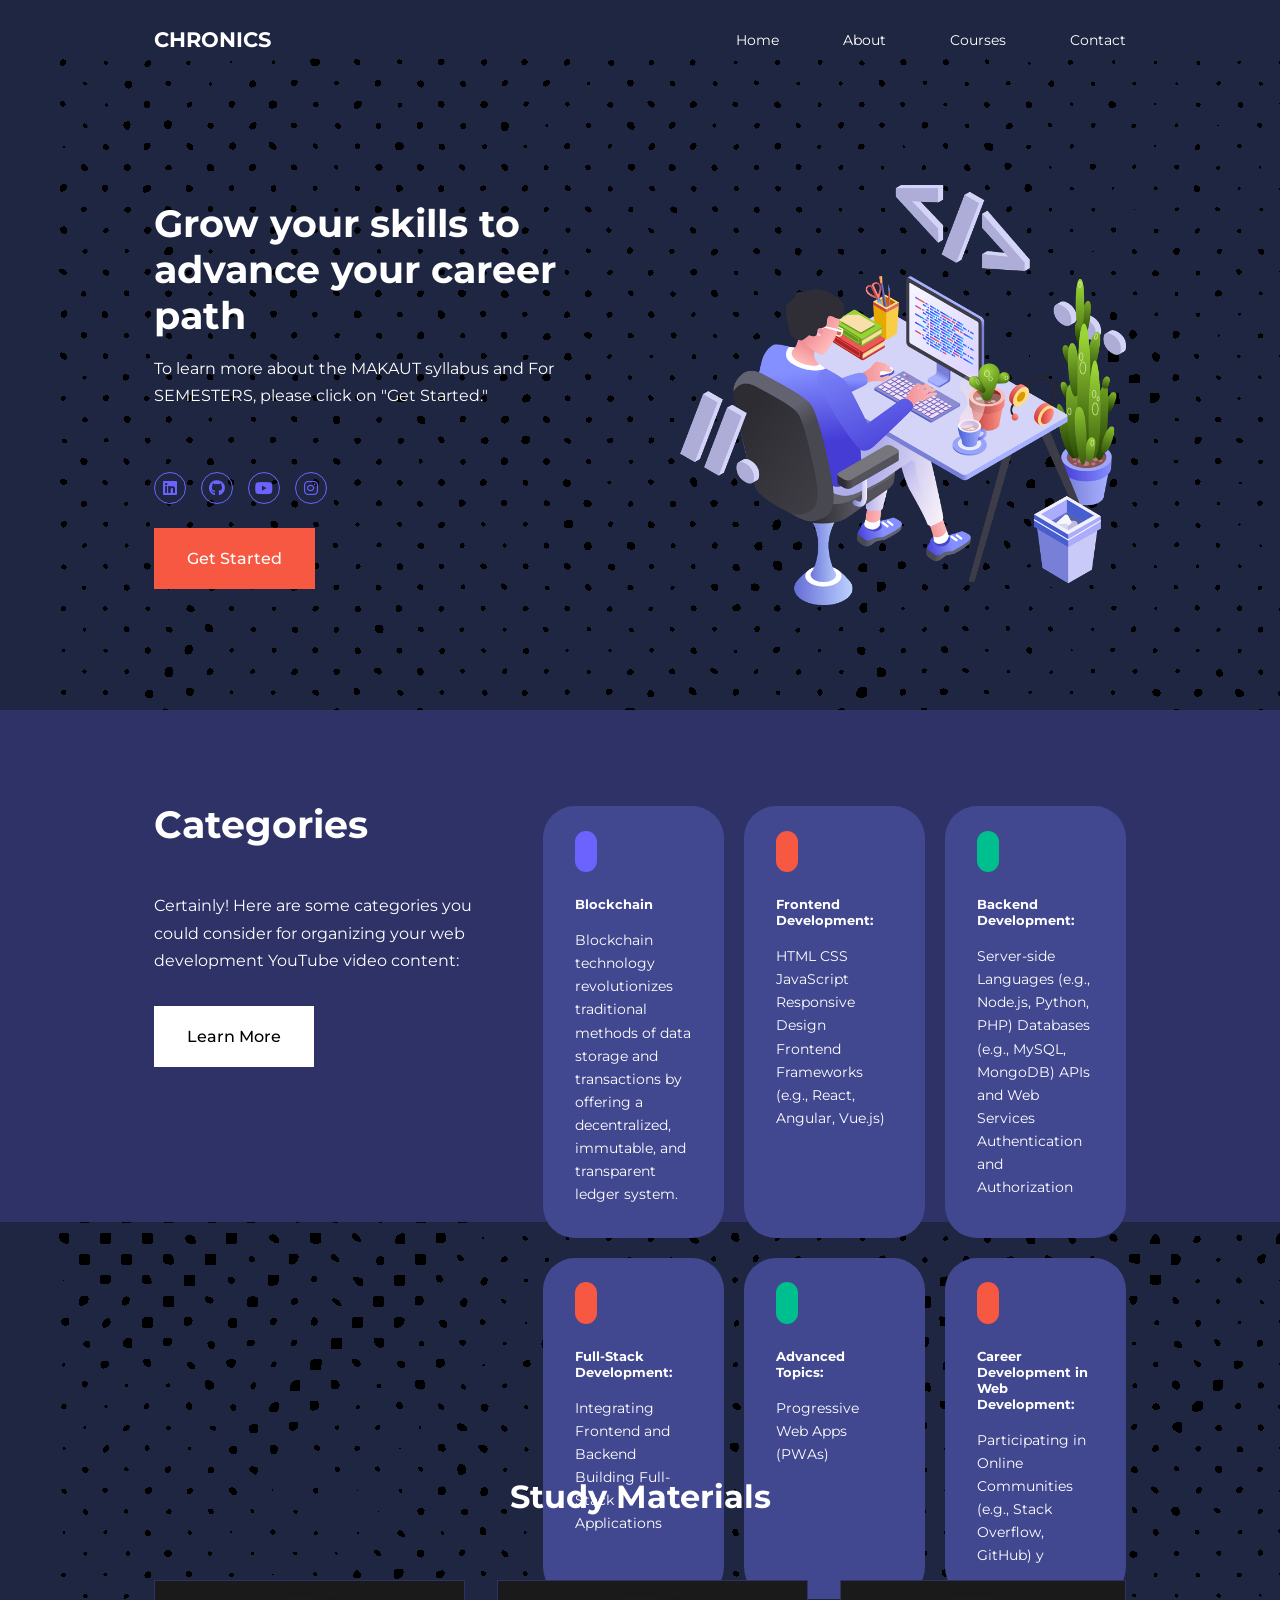
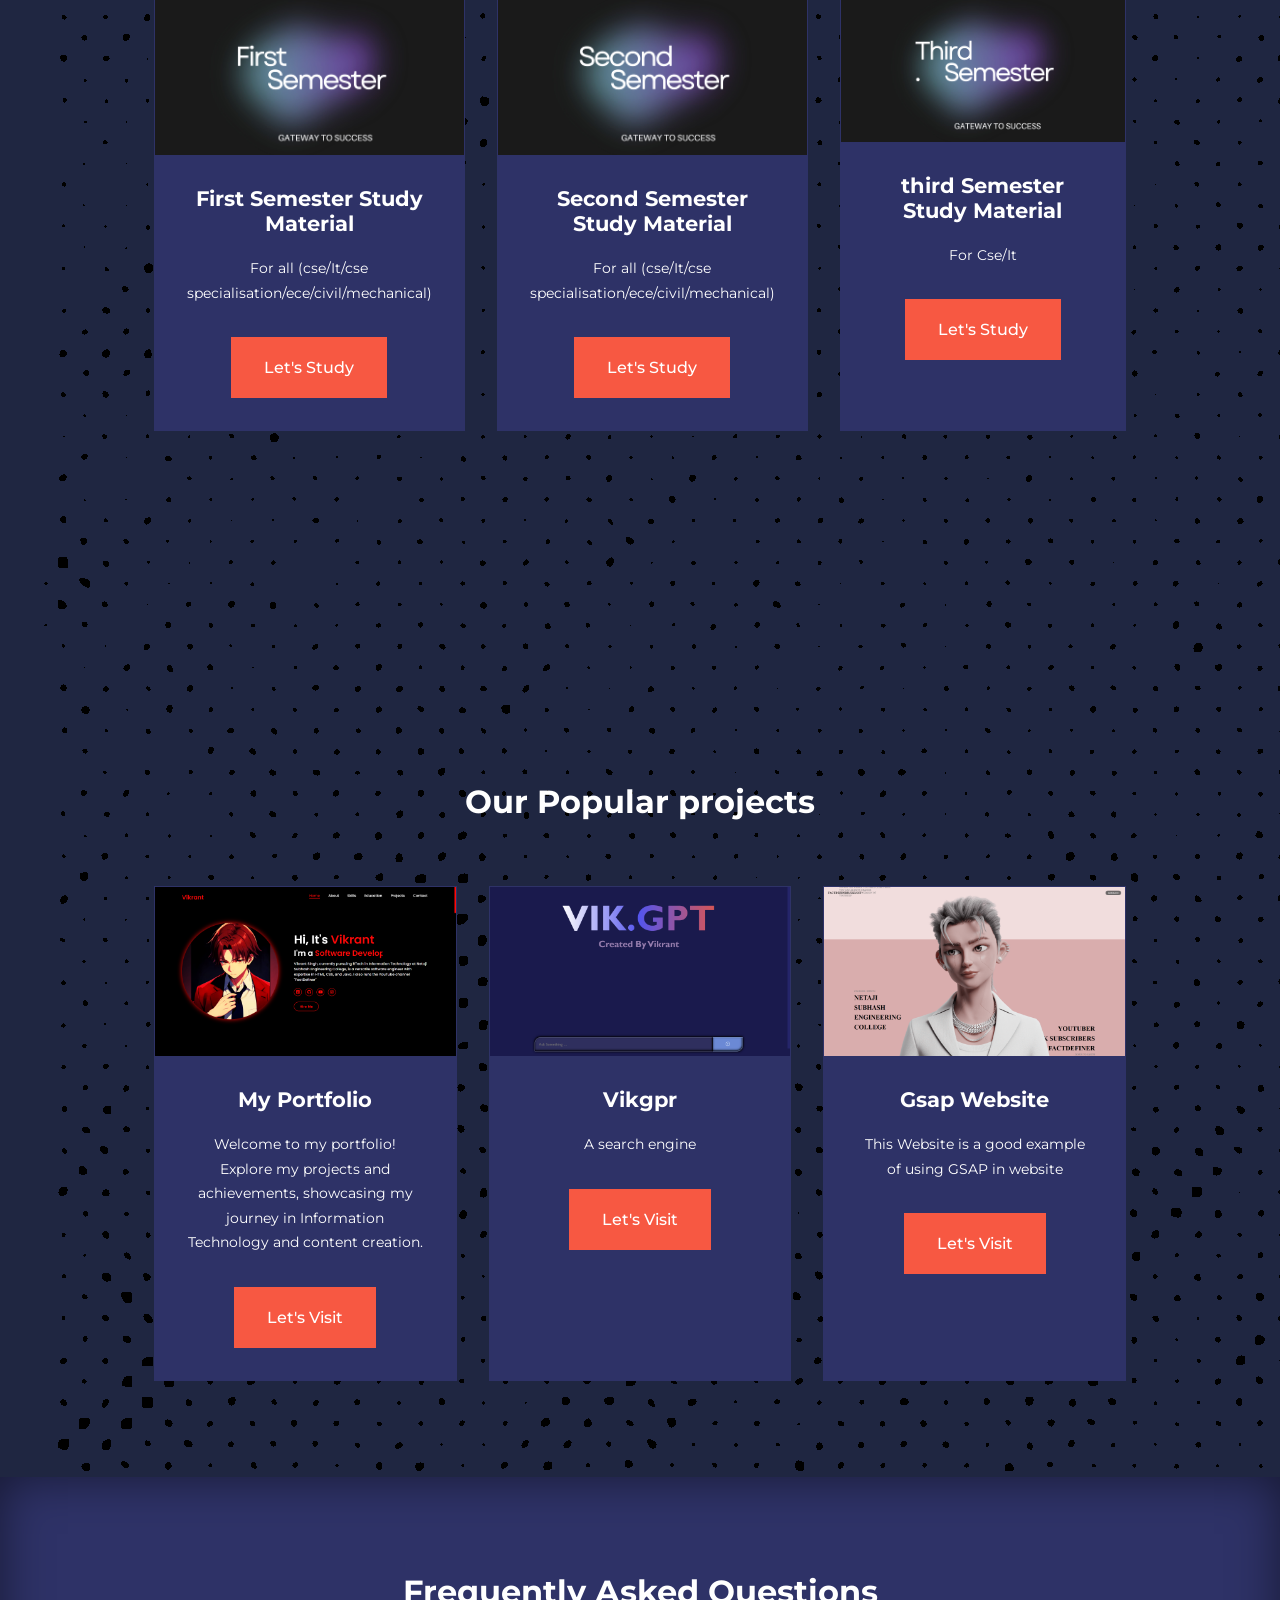
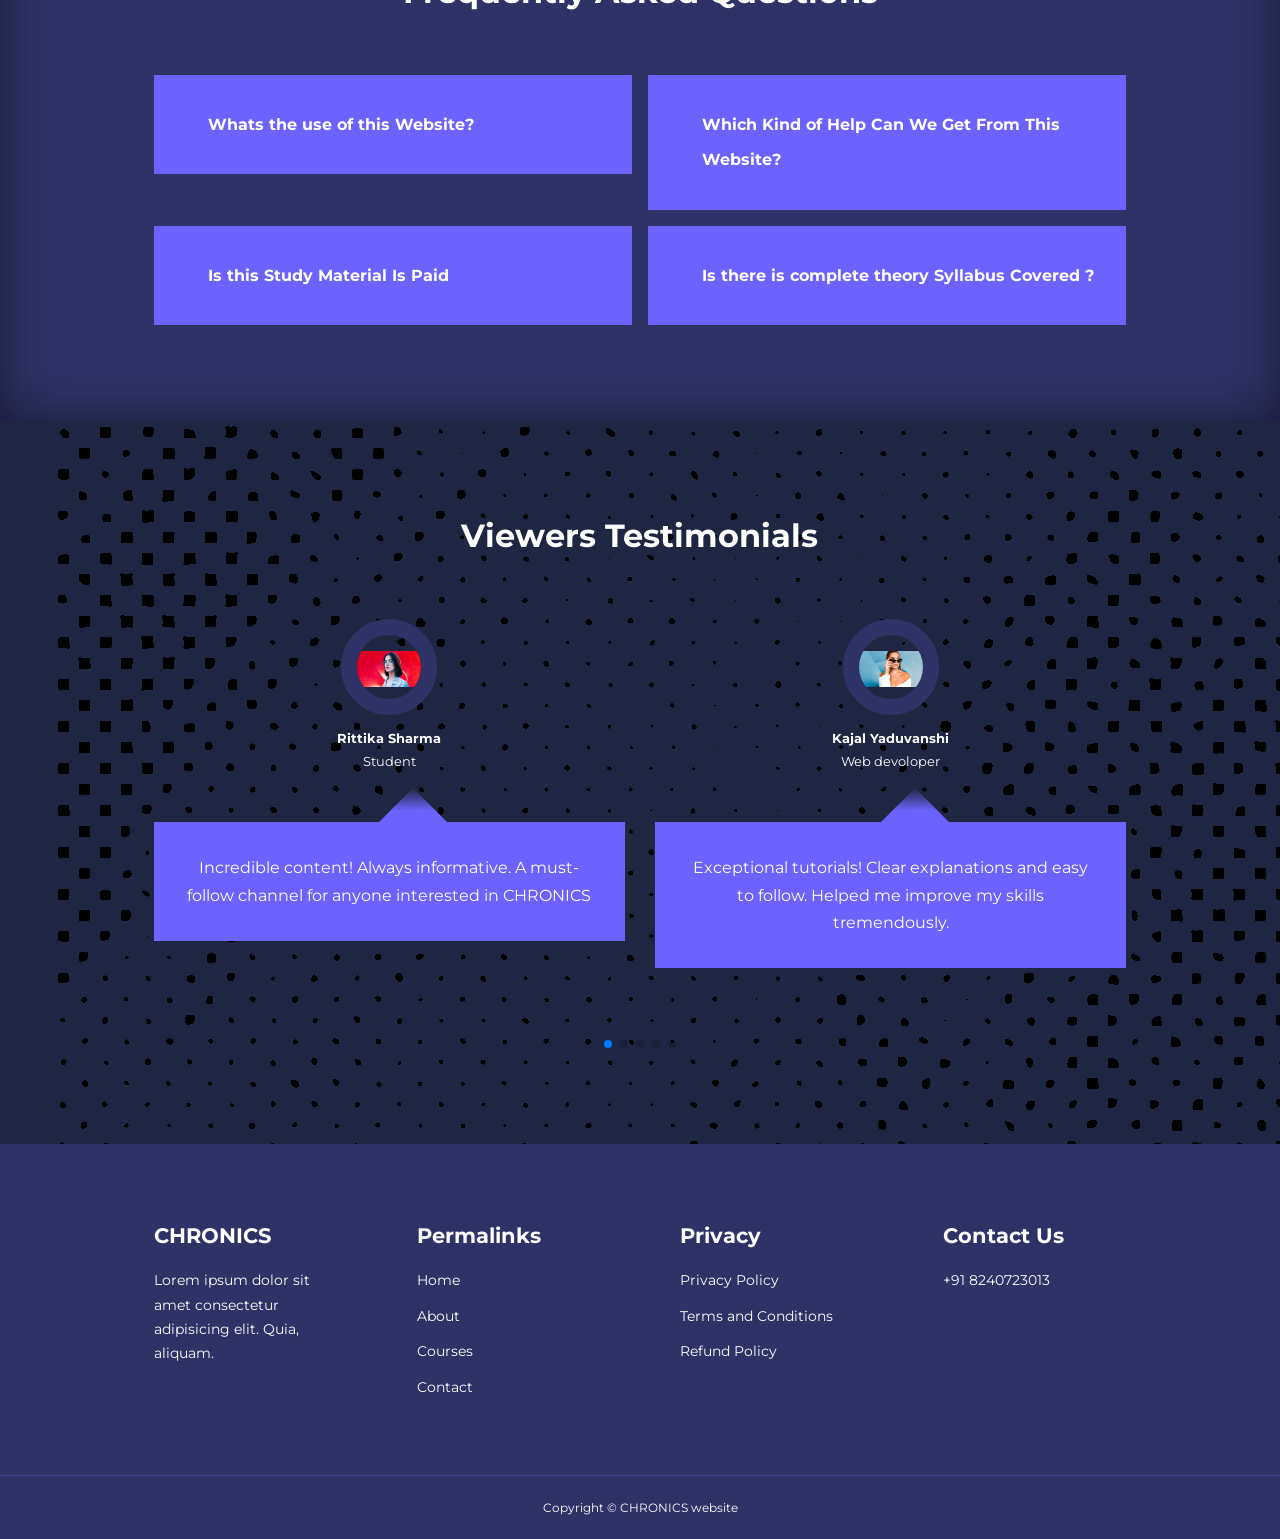
<file: index.html>
<!DOCTYPE html>
<html lang="en">
<head>
    <meta charset="UTF-8">
    <meta name="viewport" content="width=device-width, initial-scale=1.0">
    <title>Responsive website</title>
    <link rel="stylesheet" href="./css/style.css">
    <link rel="stylesheet" href="https://unicons.iconscout.com/release/v4.0.8/css/line.css">

<link rel="preconnect" href="https://fonts.googleapis.com">
<link rel="preconnect" href="https://fonts.gstatic.com" crossorigin>
<link href="https://fonts.googleapis.com/css2?family=Montserrat:wght@300;400;500;600;700;800;900&display=swap" rel="stylesheet" >

<!-- swiper js -->
<link rel="stylesheet" href="https://cdn.jsdelivr.net/npm/swiper@11/swiper-bundle.min.css" />

<link rel="stylesheet" href="https://cdnjs.cloudflare.com/ajax/libs/font-awesome/6.5.2/css/all.min.css" integrity="sha512-SnH5WK+bZxgPHs44uWIX+LLJAJ9/2PkPKZ5QiAj6Ta86w+fsb2TkcmfRyVX3pBnMFcV7oQPJkl9QevSCWr3W6A==" crossorigin="anonymous" referrerpolicy="no-referrer" />

<style>
    body{
        background-image: url("./image/pngwing.com.png");
    }
</style>

</head>
<body>
    <nav>
        <div class="container nav__container">
            <a href="index.html"><h4>CHRONICS</h4></a>
            <ul class="nav__menu">
                <li><a href="index.html">Home</a></li>
                <li><a href="about.html">About</a></li>
                <li><a href="courses.html">Courses</a></li>
                <li><a href="contact.html">Contact</a></li>

            </ul>
            <button id="open-menu-btn"><i class="uil uil-bars"></i></button>
            <button id="close-menu-btn"><i class="uil uil-multiply"></i></button>
        </div>
    </nav>

<!-- ========================end of navbar-============== -->

    <header>
        <div class="container header__container">
            <div class="header__left">
                <h1>Grow your skills to advance your career path</h1>
                
                <p>
                    To learn more about the MAKAUT syllabus and For SEMESTERS, please click on "Get Started."</p>
                <div class="social-icon">
                    <a href="https://www.linkedin.com/in/vikrant-singh-391b61286/"><i class="fa-brands fa-linkedin"></i></a>
                    <a href="https://github.com/vik4an5"><i class="fa-brands fa-github"></i></a>
                    <a href="https://www.youtube.com/@Factdefiner"><i class="fa-brands fa-youtube"></i></a>
                    <a href="https://www.instagram.com/vikrantsingh5526/"><i class="fa-brands fa-instagram"></i></a>
                  
               
    
                
            </div>
            
                <a href="courses.html" class="btn btn-primary">Get Started</a>


                

            </div>
            <div class="header__right">
                <div class="header__rigth-image">
                    <img src="./image/pg.png.png" alt="">
                </div>
            </div>
        </div>
    </header>


   <!-- ====================categories================= -->


    <section class="categories">
        <div class="container categories__container">
            <div class="categories__left">
                <h1>Categories</h1>
                <p>Certainly! Here are some categories you could consider for organizing your web development YouTube video content:</p>
                <a href="#" class="btn">Learn More</a>
            </div>
            <div class="categories__right">
                <article class="category">
                    <span class="category__icon"><i class="uil uil-bitcoin-circle"></i></span>
                    <h5>Blockchain</h5>
                    <p>
                        Blockchain technology revolutionizes traditional methods of data storage and transactions by offering a decentralized, immutable, and transparent ledger system.</p>

                </article>

                <article class="category">
                    <span class="category__icon"><i class="uil uil-puzzle-piece"></i></span>
                    <h5>Frontend Development:</h5>
                    <p>HTML
                        CSS
                        JavaScript
                        Responsive Design
                        Frontend Frameworks (e.g., React, Angular, Vue.js)
                        </p>

                </article>

                <article class="category">
                    <span class="category__icon"><i class="uil uil-palette"></i></span>
                    <h5>Backend Development:</h5>
                    <p>Server-side Languages (e.g., Node.js, Python, PHP)
                        Databases (e.g., MySQL, MongoDB)
                        APIs and Web Services
                        Authentication and Authorization</p>

                </article>

                <article class="category">
                    <span class="category__icon"><i class="uil uil-puzzle-piece"></i></span>
                    <h5>Full-Stack Development:
                    </h5>
                    <p>Integrating Frontend and Backend
                        Building Full-Stack Applications
                     </p>

                </article>

                <article class="category">
                    <span class="category__icon"><i class="uil uil-megaphone"></i></span>
                    <h5>Advanced Topics:</h5>
                    <p>Progressive Web Apps (PWAs)
                       </p>

                </article>

                <article class="category">
                    <span class="category__icon"><i class="uil uil-music"></i></span>
                    <h5>Career Development in Web Development:</h5>
                    <p>Participating in Online Communities (e.g., Stack Overflow, GitHub)
                      y</p>

                </article>
            </div>
        </div>
    </section>

<!-- ========================end of categories=================== -->


    <section class="courses">
        <h2>Study Materials</h2>
        <div class="container courses__container">
            <article class="course">
                <div class="course__image">
                    <img src="image/first.jpeg" alt="">
                </div>
                <div class="course__info">
                    <h4>First Semester Study Material</h4>
                <p>For all (cse/It/cse specialisation/ece/civil/mechanical)</p>
                <a href="semester1.html" class="btn btn-primary">Let's Study</a>
                </div>
            </article>
    
            <article class="course">
                <div class="course__image">
                    <img src="image/second.jpeg" alt="">
                </div>
              <div class="course__info">
                <h4>Second Semester Study Material</h4>
                <p>For all (cse/It/cse specialisation/ece/civil/mechanical)</p>
                <a href="semester2.html" class="btn btn-primary">Let's Study</a>
              </div>
            </article>
            <article class="course">
                <div class="course__image">
                    <img src="image/third.jpeg" alt="">
                </div>
              <div class="course__info">
                <h4>third Semester Study Material</h4>
                <p>For Cse/It</p>
                <a href="semester3.html" class="btn btn-primary">Let's Study</a>
              </div>
            </article>

        </div>
    </section>


  </section>
<section class="courses">
    <h2>Our Popular projects</h2>
    <div class="container courses__container">
        <article class="course">
            <div class="course__image">
                <img src="image/port.png" alt="">
            </div>
            <div class="course__info">
                <h4>My Portfolio</h4>
            <p>Welcome to my portfolio! Explore my projects and achievements, showcasing my journey in Information Technology and content creation.</p>
            <a href="https://vikrantan5.github.io/CHRONICS_2.0/" target="_blank" class="btn btn-primary">Let's Visit</a>
            </div>
        </article>

        <article class="course">
            <div class="course__image">
                <img src="./image/vikst.png" alt="">
            </div>
          <div class="course__info">
            <h4>Vikgpr</h4>
            <p>A search engine</p>
            <a href="https://vikrantan5.github.io/vikgpt/"  target="_blank" class="btn btn-primary">Let's Visit</a>
          </div>
        </article>


        <article class="course">
            <div class="course__image">
                <img src="./image/imagechange.png" alt="">
            </div>
            <div class="course__info">
                <h4>Gsap Website</h4>
            <p>This Website is a good example of using GSAP in website                                                           </p>
            <a href="https://vikrantan5.github.io/imagechanging/" target="_blank"  class="btn btn-primary">Let's Visit</a>
            </div>
        </article>
       

    </div>
</section>











<!-- ===================end of courses============ -->



    <section class="faqs">
        <h2>Frequently Asked Questions</h2>
        <div class="container faqs__container">
            <article class="faq">
                <div class="faq__icon"><i class="uil uil-plus"></i></div>
                <div class="question__answer">
                    <h4>Whats the use of this Website?</h4>
                    <p>
                        
                        This website is designed to help college students, especially those attending MAKAUT.
                    </p>
                </div>                             
            </article>

            <article class="faq">
                <div class="faq__icon"><i class="uil uil-plus"></i></div>
                <div class="question__answer">
                    <h4>Which Kind of Help Can We Get From This Website?</h4>
                    <p>
                        You will have access to well-organized study materials as well as guidance from seniors.
                    </p>
                </div>                             
            </article>

            <article class="faq">
                <div class="faq__icon"><i class="uil uil-plus"></i></div>
                <div class="question__answer">
                    <h4>Is this Study Material Is Paid</h4>
                    <p>
                        This is completely Free Of Cost
                    </p>
                </div>                             
            </article>

            

            <article class="faq">
                <div class="faq__icon"><i class="uil uil-plus"></i></div>
                <div class="question__answer">
                    <h4>Is there is complete theory Syllabus Covered ?</h4>
                    <p>
                        Absolutely Yes!
                    </p>
                </div>                             
            </article>

        </div>
    </section>
<!-- ==================end courses========= -->




<section class="container testimonials__container mySwiper">
    <h2>Viewers Testimonials</h2>
    <div class="swiper-wrapper">
        <article class="testionial swiper-slide">
            <div class="avatar">
                <img src="./image/IMG_7564.JPG" alt="">
            </div>
            <div class="testimonial__info">
                <h5>Rittika Sharma</h5>
                <small>Student</small>
            </div>
            <div class="testimonial__body">
                <p>
                    Incredible content! Always informative. A must-follow channel for anyone interested in CHRONICS
                </p>
            </div>
        </article>


        <article class="testionial swiper-slide">
            <div class="avatar">
                <img src="./image/IMG_7565.JPG" alt="">
            </div>
            <div class="testimonial__info">
                <h5>Kajal Yaduvanshi</h5>
                <small>Web devoloper</small>
            </div>
            <div class="testimonial__body">
                <p>
                    Exceptional tutorials! Clear explanations and easy to follow. Helped me improve my skills tremendously.
                </p>
            </div>
        </article>


        <article class="testionial swiper-slide">
            <div class="avatar">
                <img src="./image/IMG_7566.JPG" alt="">
            </div>
            <div class="testimonial__info">
                <h5>Suchismita singh</h5>
                <small>Student</small>
            </div>
            <div class="testimonial__body">
                <p>
                    Very Helpful!
                </p>
            </div>
        </article>


        <article class="testionial swiper-slide">
            <div class="avatar">
                <img src="./image/IMG_7567.JPG" alt="">
            </div>
            <div class="testimonial__info">
                <h5>Amisha jha</h5>
                <small>Data scientist</small>
            </div>
            <div class="testimonial__body">
                <p>
                    Insightful discussions! Thought-provoking topics and diverse perspectives. Expanded my horizons. A channel worth subscribing to.
                </p>
            </div>
        </article>


        <article class="testionial swiper-slide">
            <div class="avatar">
                <img src="./image/IMG_7568.JPG" alt="">
            </div>
            <div class="testimonial__info">
                <h5>Rohit sharma</h5>
                <small>Student</small>
            </div>
            <div class="testimonial__body">
                <p>
                    Tutorials are very helpful
                </p>
            </div>
        </article>


        <article class="testionial swiper-slide">
            <div class="avatar">
                <img src="./image/IMG_7565.JPG" alt="">
            </div>
            <div class="testimonial__info">
                <h5>Tamanna Sharma</h5>
                <small>Student</small>
            </div>
            <div class="testimonial__body">
                <p>
                     Inspired me to pursue my passions. Thank you!
                </p>
            </div>
        </article>


    </div>
    <div class="swiper-pagination"></div>
</section>


<!-- ========================end testi================= -->

<footer >
    <div class="container footer__container">
        <div class="footer__1">
            <a href="index.html" class="footer__logo"><h4>CHRONICS</h4></a>
            <p>Lorem ipsum dolor sit amet consectetur adipisicing elit. Quia, aliquam.</p>
        </div>

        <div class="footer__2">
            <h4>Permalinks</h4>
            <ul class="permalinks">
                <li><a href="index.html">Home</a></li>
                <li><a href="about.html">About</a></li>
                <li><a href="courses.html">Courses</a></li>
                <li><a href="contact.html">Contact</a></li>
            </ul>
        </div>


        <div class="footer__3">
            <h4>Privacy</h4>
            <ul class="privacy">
                <li><a href="#">Privacy Policy</a></li>
                <li><a href="#">Terms and Conditions</a></li>
                <li><a href="#">Refund Policy</a></li>
           
            </ul>
        </div>

        <div class="footer__4">
            <h4>Contact Us</h4>
           <div>
            <p>+91 8240723013</p>
           
           </div>

           <ul class="footer__socials">
            <li>
                <a href="#"><i class="uil uil-facebook-f"></i></a>
            </li>
            <li>
                <a href="#"><i class="uil uil-instagram-alt"></i></a>
            </li>
            <li>
                <a href="#"><i class="uil uil-twitter"></i></a>
            </li>
            <li>
                <a href="#"><i class="uil uil-linkedin-alt"></i></a>
            </li>

           </ul>
        </div>
        
    </div>
    <div class="footer__copyright">
        <small>Copyright &copy; CHRONICS website</small>
    </div>
</footer>



<script src="https://cdn.jsdelivr.net/npm/swiper@11/swiper-bundle.min.js"></script>
    <script src="./main.js"></script>

    <script>
          var swiper = new Swiper(".mySwiper", {
      slidesPerView: 1,
      spaceBetween: 30,
      pagination: {
        el: ".swiper-pagination",
        clickable: true,
      },
      breakpoints:{
        600: {
            slidesPerView: 2,
        }
      }
    });
    </script>
</body>
</html>
</file>
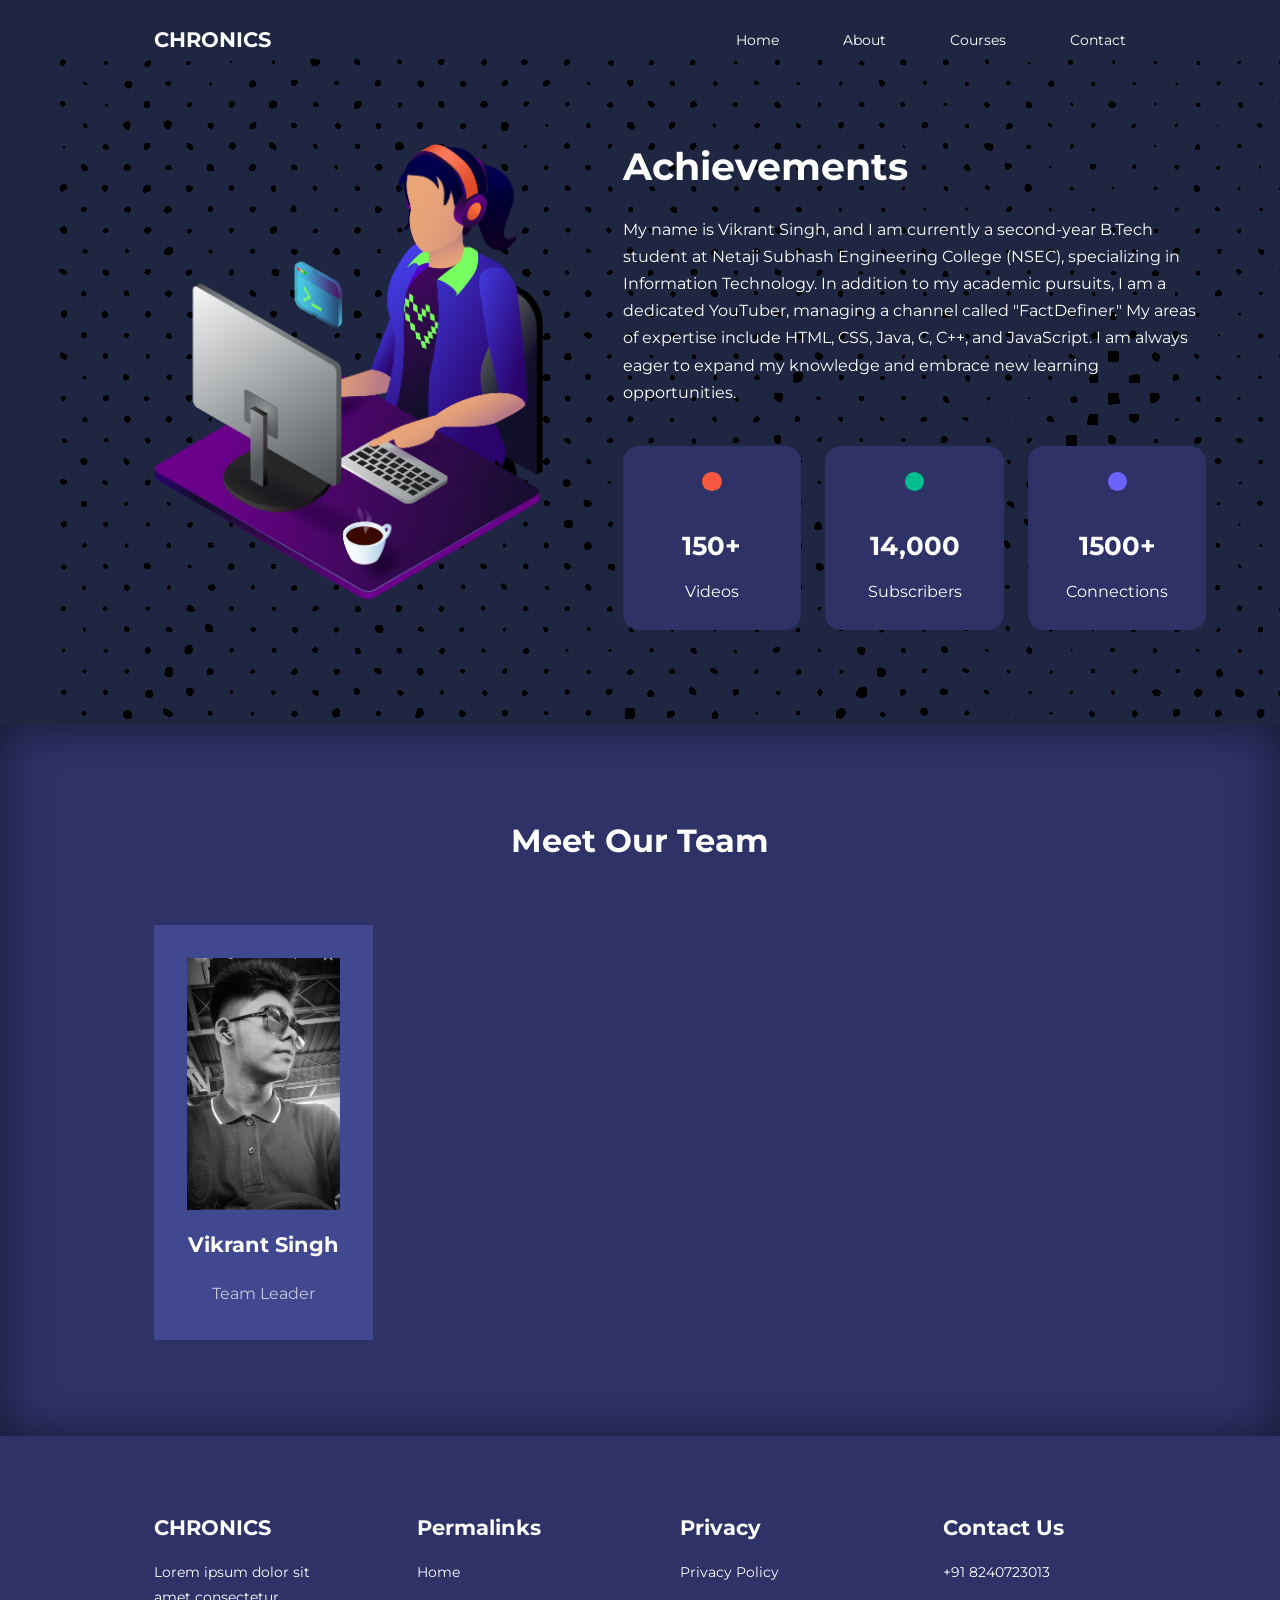
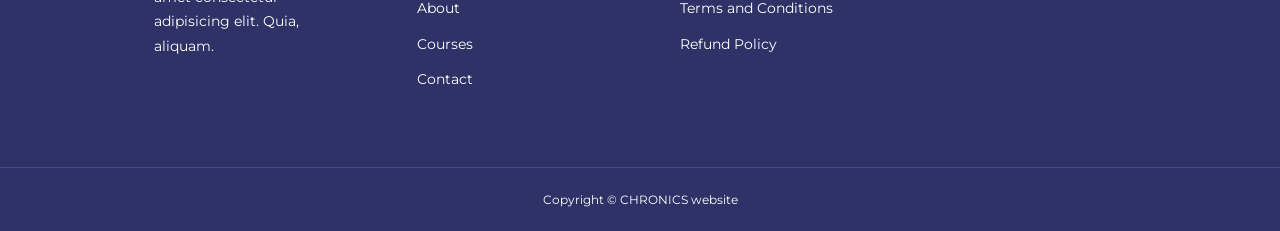
<file: about.html>
<!DOCTYPE html>
<html lang="en">
<head>
    <meta charset="UTF-8">
    <meta name="viewport" content="width=device-width, initial-scale=1.0">
    <title>Responsive website</title>
    <link rel="stylesheet" href="./css/style.css">
    <link rel="stylesheet" href="./css/about.css">
    <link rel="stylesheet" href="https://unicons.iconscout.com/release/v4.0.8/css/line.css">

<link rel="preconnect" href="https://fonts.googleapis.com">
<link rel="preconnect" href="https://fonts.gstatic.com" crossorigin>
<link href="https://fonts.googleapis.com/css2?family=Montserrat:wght@300;400;500;600;700;800;900&display=swap" rel="stylesheet" >

<style>
    body{
        background-image: url("./image/pngwing.com.png");
    }
</style>

</head>
<body>
    <nav>
        <div class="container nav__container">
            <a href="index.html"><h4>CHRONICS</h4></a>
            <ul class="nav__menu">
                <li><a href="index.html">Home</a></li>
                <li><a href="about.html">About</a></li>
                <li><a href="courses.html">Courses</a></li>
                <li><a href="contact.html">Contact</a></li>

            </ul>
            <button id="open-menu-btn"><i class="uil uil-bars"></i></button>
            <button id="close-menu-btn"><i class="uil uil-multiply"></i></button>
        </div>
    </nav>

<!-- ========================end of navbar-============== -->





<section class="about__achievements">
    <div class="container about__achievements-container">
        <div class="about__achievements-left">
            <img src="./image/dev.png" alt="">
        </div>
        <div class="about__achievements-right">
            <h1>Achievements</h1>
            <p>
                My name is Vikrant Singh, and I am currently a second-year B.Tech student at Netaji Subhash Engineering College (NSEC), specializing in Information Technology. In addition to my academic pursuits, I am a dedicated YouTuber, managing a channel called "FactDefiner." My areas of expertise include HTML, CSS, Java, C, C++, and JavaScript. I am always eager to expand my knowledge and embrace new learning opportunities.
                
                </p>
            <div class="achievements__cards">
                <article class="achievements__card">
                    <span class="achievement__icon">
                        <i class="uil uil-video"></i>
                    </span>
                    <h3>150+</h3>
                    <p>Videos</p>
                </article>


                <article class="achievements__card">
                    <span class="achievement__icon">
                        <i class="uil uil-users-alt"></i>
                    </span>
                    <h3>14,000</h3>
                    <p>Subscribers</p>
                </article>


                <article class="achievements__card">
                    <span class="achievement__icon">
                        <i class="uil uil-trophy"></i>
                    </span>
                    <h3>1500+</h3>
                    <p>Connections</p>
                </article>



            </div>
        </div>
    </div>
</section>

<!-- ========================end of achievements-============== -->


<section class="team">
    <h2>Meet Our Team</h2>
    <div class="container team__container">
        <article class="team__member">
            <div class="team__member-image">
                <img src="image/vik.jpeg" alt="">
            </div>
            <div class="team__member-info">
                <h4>Vikrant Singh</h4>
                <p>Team Leader</p>
            </div>
            <div class="team__member-socials">
                <a href="https://www.instagram.com/vikrantsingh5526/" target="_blank"><i class="uil uil-instagram"></i></a>
                <a href="https://www.linkedin.com/in/vikrant-singh-391b61286/" target="_blank"><i class="uil uil-linkedin"></i></a>
                <a href="https://www.youtube.com/@Factdefiner" target="_blank"><i class="uil uil-youtube"></i></a>
            </div>
        </article>



       


       


    </div>
</section>

<!-- =================end of team---------==== -->








<footer >
    <div class="container footer__container">
        <div class="footer__1">
            <a href="index.html" class="footer__logo"><h4>CHRONICS</h4></a>
            <p>Lorem ipsum dolor sit amet consectetur adipisicing elit. Quia, aliquam.</p>
        </div>

        <div class="footer__2">
            <h4>Permalinks</h4>
            <ul class="permalinks">
                <li><a href="index.html">Home</a></li>
                <li><a href="about.html">About</a></li>
                <li><a href="courses.html">Courses</a></li>
                <li><a href="contact.html">Contact</a></li>
            </ul>
        </div>


        <div class="footer__3">
            <h4>Privacy</h4>
            <ul class="privacy">
                <li><a href="#">Privacy Policy</a></li>
                <li><a href="#">Terms and Conditions</a></li>
                <li><a href="#">Refund Policy</a></li>
           
            </ul>
        </div>

        <div class="footer__4">
            <h4>Contact Us</h4>
           <div>
            <p>+91 8240723013</p>
          
           </div>

           <ul class="footer__socials">
            <li>
                <a href="#"><i class="uil uil-facebook-f"></i></a>
            </li>
            <li>
                <a href="#"><i class="uil uil-instagram-alt"></i></a>
            </li>
            <li>
                <a href="#"><i class="uil uil-twitter"></i></a>
            </li>
            <li>
                <a href="#"><i class="uil uil-linkedin-alt"></i></a>
            </li>

           </ul>
        </div>
        
    </div>
    <div class="footer__copyright">
        <small>Copyright &copy; CHRONICS website</small>
    </div>
</footer>




    <script src="./main.js"></script>

    
</body>
</html>
</file>
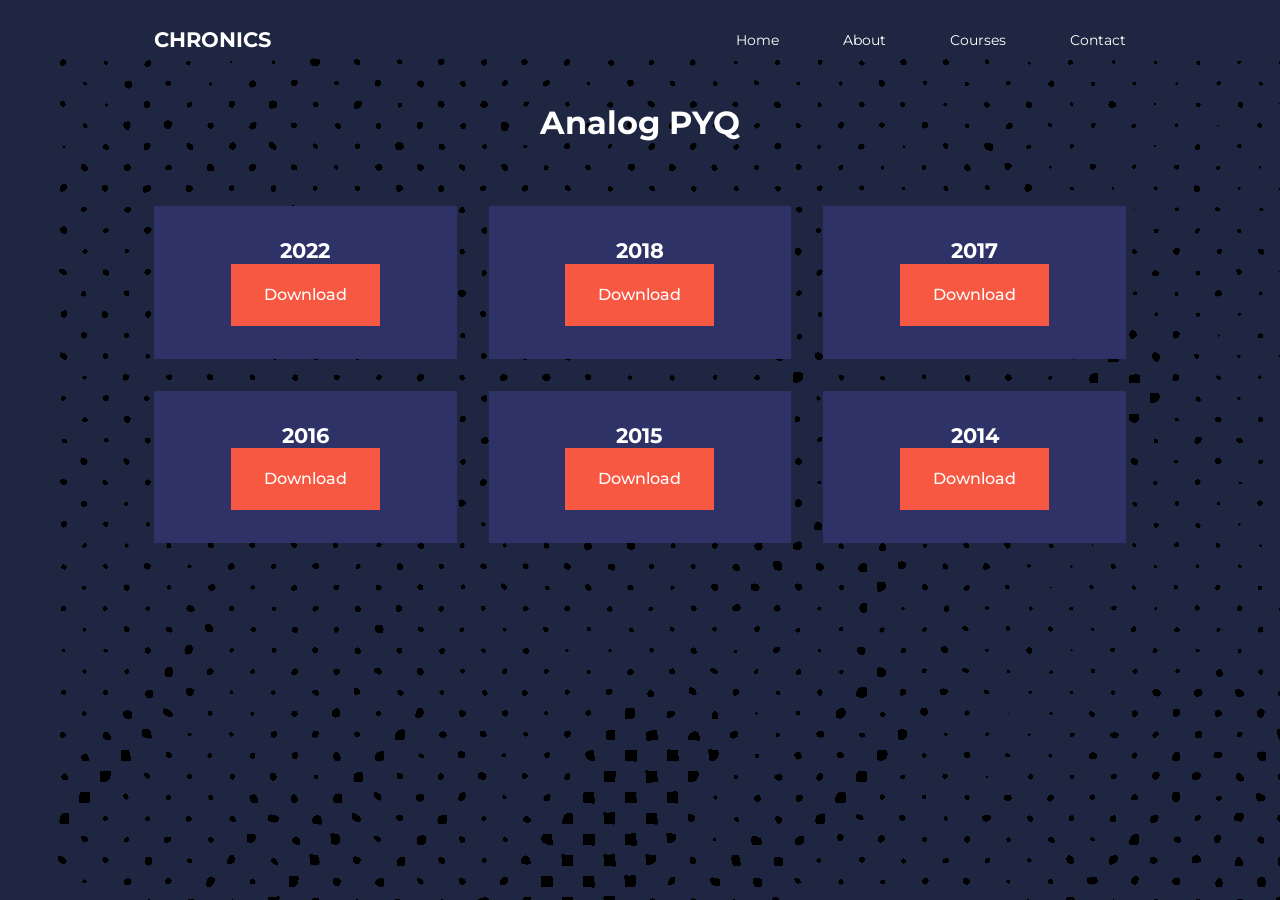
<file: analog.html>
<!DOCTYPE html>
<html lang="en">

<head>
    <meta charset="UTF-8">
    <meta name="viewport" content="width=device-width, initial-scale=1.0">
    <title>Responsive website</title>
    <link rel="stylesheet" href="./css/style.css">
    <link rel="stylesheet" href="./css/about.css">
    <link rel="stylesheet" href="https://unicons.iconscout.com/release/v4.0.8/css/line.css">

    <link rel="preconnect" href="https://fonts.googleapis.com">
    <link rel="preconnect" href="https://fonts.gstatic.com" crossorigin>
    <link href="https://fonts.googleapis.com/css2?family=Montserrat:wght@300;400;500;600;700;800;900&display=swap"
        rel="stylesheet">

    <style>
        .courses {
            margin-top: 0.5rem;
        }

        body {
            background-image: url("./image/pngwing.com.png");
        }
    </style>



</head>

<body>
    <nav>
        <div class="container nav__container">
            <a href="index.html">
                <h4>CHRONICS</h4>
            </a>
            <ul class="nav__menu">
                <li><a href="index.html">Home</a></li>
                <li><a href="about.html">About</a></li>
                <li><a href="courses.html">Courses</a></li>
                <li><a href="contact.html">Contact</a></li>

            </ul>
            <button id="open-menu-btn"><i class="uil uil-bars"></i></button>
            <button id="close-menu-btn"><i class="uil uil-multiply"></i></button>
        </div>
    </nav>

    <!-- ========================end of navbar-============== -->











    <section class="courses">
        <h2>Analog PYQ</h2>
        <div class="container courses__container">
            <article class="course">

                <div class="course__info">
                    <h4>2022</h4>

                    <a href="#" class="btn btn-primary">Download</a>
                </div>
            </article>

            <article class="course">

                <div class="course__info">
                    <h4>2018</h4>

                    <a href="files/6440.pdf" class="btn btn-primary">Download</a>

                </div>
            </article>
            <article class="course">

                <div class="course__info">
                    <h4>2017</h4>

                    <a href="files/6270.pdf" class="btn btn-primary">Download</a>
                </div>
            </article>
            <article class="course">

                <div class="course__info">
                    <h4>2016</h4>

                    <a href="files/6139.pdf" class="btn btn-primary">Download</a>
                </div>
            </article>


            <article class="course">

                <div class="course__info">
                    <h4>2015</h4>

                    <a href="#" class="btn btn-primary">Download</a>
                </div>
            </article>

            <article class="course">

                <div class="course__info">
                    <h4>2014</h4>

                    <a href="files/5689.pdf" class="btn btn-primary">Download</a>
                </div>
            </article>


        </div>
    </section>
</file>
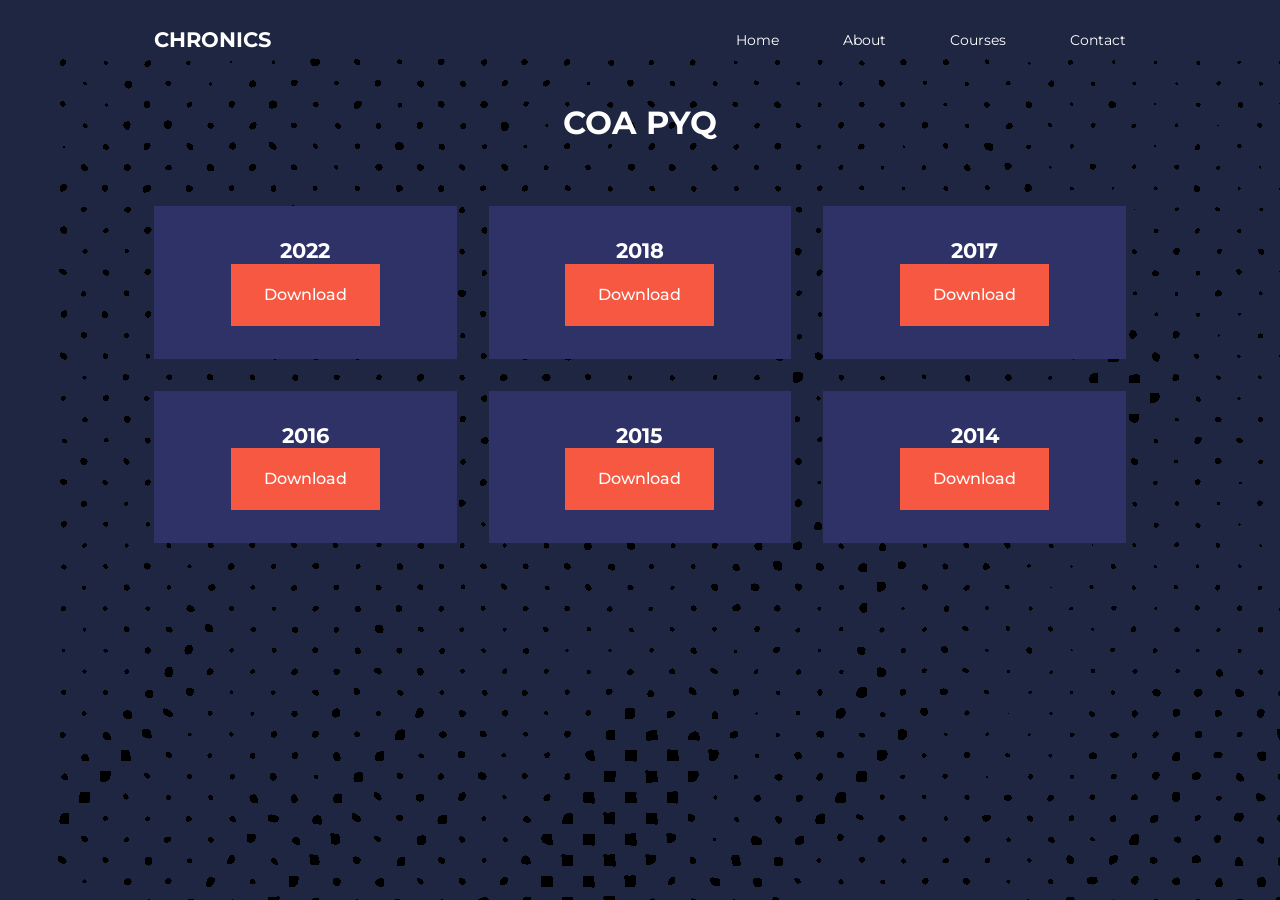
<file: coa.html>
<!DOCTYPE html>
<html lang="en">

<head>
    <meta charset="UTF-8">
    <meta name="viewport" content="width=device-width, initial-scale=1.0">
    <title>Responsive website</title>
    <link rel="stylesheet" href="./css/style.css">
    <link rel="stylesheet" href="./css/about.css">
    <link rel="stylesheet" href="https://unicons.iconscout.com/release/v4.0.8/css/line.css">

    <link rel="preconnect" href="https://fonts.googleapis.com">
    <link rel="preconnect" href="https://fonts.gstatic.com" crossorigin>
    <link href="https://fonts.googleapis.com/css2?family=Montserrat:wght@300;400;500;600;700;800;900&display=swap"
        rel="stylesheet">

    <style>
        .courses {
            margin-top: 0.5rem;
        }

        body {
            background-image: url("./image/pngwing.com.png");
        }
    </style>



</head>

<body>
    <nav>
        <div class="container nav__container">
            <a href="index.html">
                <h4>CHRONICS</h4>
            </a>
            <ul class="nav__menu">
                <li><a href="index.html">Home</a></li>
                <li><a href="about.html">About</a></li>
                <li><a href="courses.html">Courses</a></li>
                <li><a href="contact.html">Contact</a></li>

            </ul>
            <button id="open-menu-btn"><i class="uil uil-bars"></i></button>
            <button id="close-menu-btn"><i class="uil uil-multiply"></i></button>
        </div>
    </nav>

    <!-- ========================end of navbar-============== -->











    <section class="courses">
        <h2>COA PYQ</h2>
        <div class="container courses__container">
            <article class="course">

                <div class="course__info">
                    <h4>2022</h4>

                    <a href="files/6930.pdf" class="btn btn-primary">Download</a>
                </div>
            </article>

            <article class="course">

                <div class="course__info">
                    <h4>2018</h4>

                    <a href="files/6438.pdf" class="btn btn-primary">Download</a>

                </div>
            </article>
            <article class="course">

                <div class="course__info">
                    <h4>2017</h4>

                    <a href="files/6268.pdf" class="btn btn-primary">Download</a>
                </div>
            </article>
            <article class="course">

                <div class="course__info">
                    <h4>2016</h4>

                    <a href="files/6137.pdf" class="btn btn-primary">Download</a>
                </div>
            </article>


            <article class="course">

                <div class="course__info">
                    <h4>2015</h4>

                    <a href="files/5684.pdf" class="btn btn-primary">Download</a>
                </div>
            </article>

            <article class="course">

                <div class="course__info">
                    <h4>2014</h4>

                    <a href="files/5683.pdf" class="btn btn-primary">Download</a>
                </div>
            </article>


        </div>
    </section>
</file>
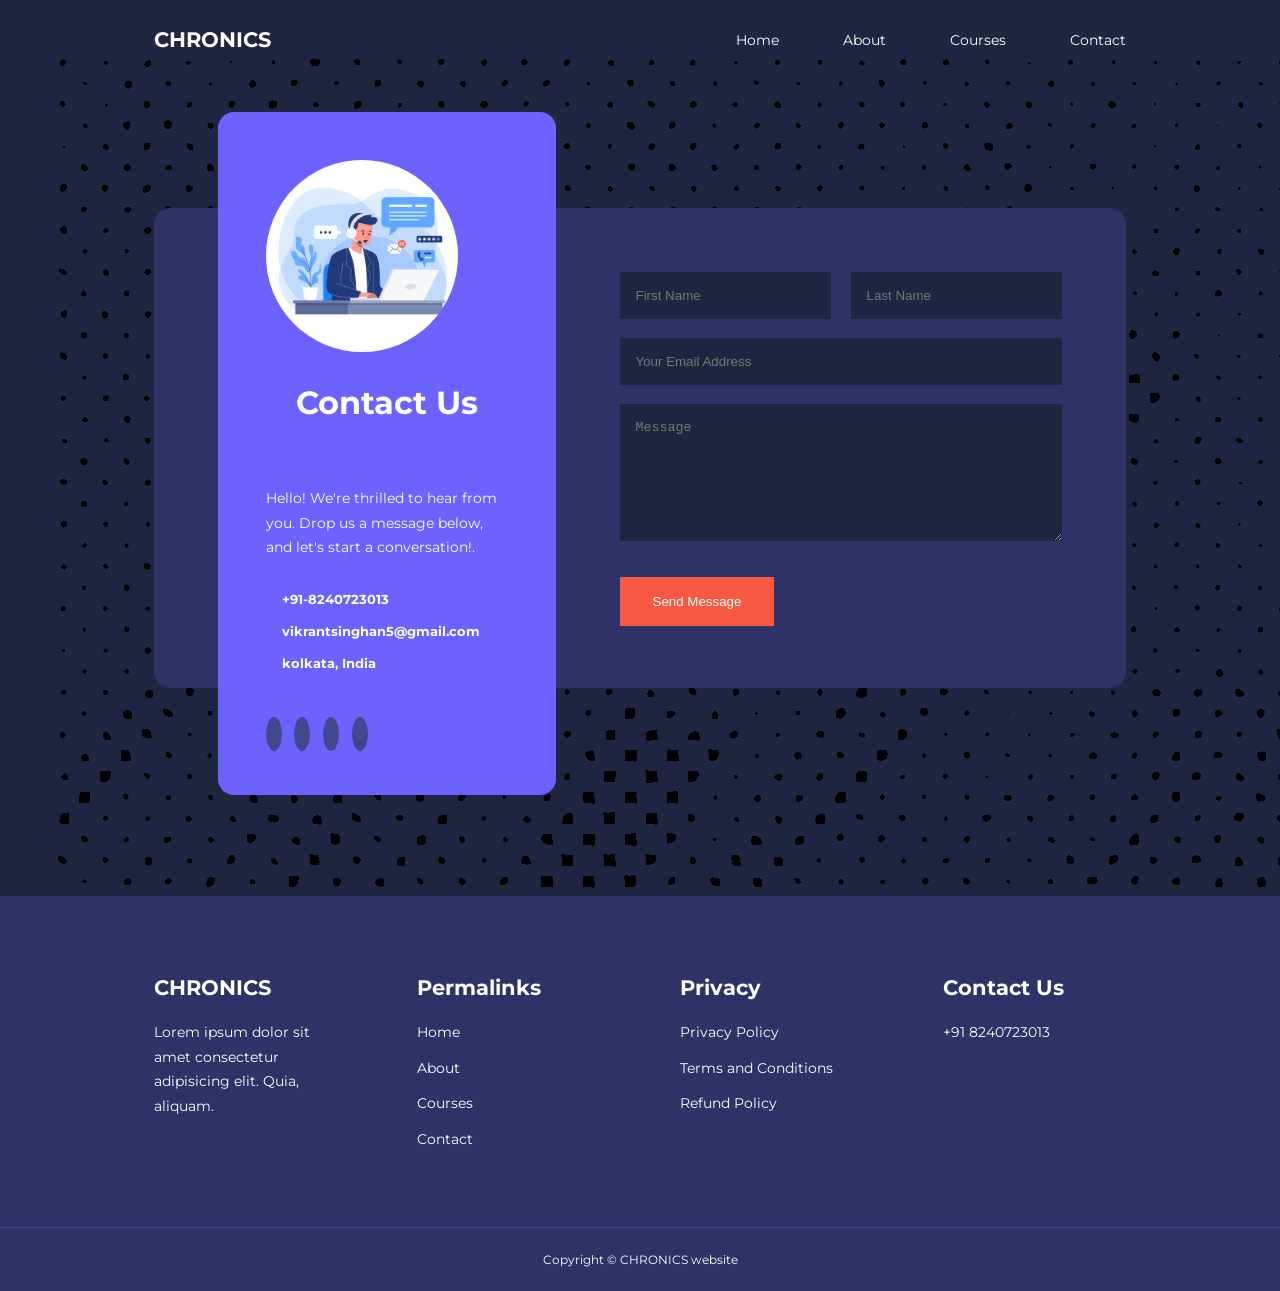
<file: contact.html>
<!DOCTYPE html>
<html lang="en">
<head>
    <meta charset="UTF-8">
    <meta name="viewport" content="width=device-width, initial-scale=1.0">
    <title>Responsive website</title>
    <link rel="stylesheet" href="./css/style.css">
    <link rel="stylesheet" href="./css/contact.css">
    <link rel="stylesheet" href="https://unicons.iconscout.com/release/v4.0.8/css/line.css">

<link rel="preconnect" href="https://fonts.googleapis.com">
<link rel="preconnect" href="https://fonts.gstatic.com" crossorigin>
<link href="https://fonts.googleapis.com/css2?family=Montserrat:wght@300;400;500;600;700;800;900&display=swap" rel="stylesheet" >

<style>
    body{
        background-image: url("./image/pngwing.com.png");
    }
</style>

</head>
<body>
    <nav>
        <div class="container nav__container">
            <a href="index.html"><h4>CHRONICS</h4></a>
            <ul class="nav__menu">
                <li><a href="index.html">Home</a></li>
                <li><a href="about.html">About</a></li>
                <li><a href="courses.html">Courses</a></li>
                <li><a href="contact.html">Contact</a></li>

            </ul>
            <button id="open-menu-btn"><i class="uil uil-bars"></i></button>
            <button id="close-menu-btn"><i class="uil uil-multiply"></i></button>
        </div>
    </nav>

<!-- ========================end of navbar-============== -->



<section class="contact">
    <div class="container contact__container">
        <aside class="contact__aside">
            <div class="aside__image">
                <img src="./image/hehe.jpg" alt="">
            </div>
       
                <h2>Contact Us</h2>
               <p>
                Hello! We're thrilled to hear from you. Drop us a message below, and let's start a conversation!.
               </p>
               <ul class="contact__details">
                <li>
                    <i class="uil uil-phone-times"></i>
                    <h5>+91-8240723013</h5>
                </li>
                <li>
                    <i class="uil uil-envelope"></i>
                    <h5>vikrantsinghan5@gmail.com</h5>
                </li>
                <li>
                    <i class="uil uil-location-point"></i>
                    <h5>kolkata, India</h5>
                </li>
               </ul>
    
               <ul class="contact__socials">
                <li>
                    <a href="https://facebook.com"><i class="uil uil-facebook-f"></i></a>
                </li>
                <li>
                    <a href="https://instagram.com"><i class="uil uil-instagram-alt"></i></a>
                </li>
                <li>
                    <a href="https://twitter.com"><i class="uil uil-twitter"></i></a>
                </li>
                <li>
                    <a href="https://linkedin.com"><i class="uil uil-linkedin-alt"></i></a>
                </li>
    
               </ul>
            
        </aside>



        <form action="https://formspree.io/f/meqyngoq" method="POST" class="contact__form">
            <div class="form__name">
                <input type="text" name="First Name" placeholder="First Name" required>
                <input type="text" name="First Name" placeholder="Last Name" required>
            </div>

            <input type="emain" name="Email Address" placeholder="Your Email Address" required>
            <textarea name="Message" rows="7" placeholder="Message" required></textarea>
            <button type="submit" class="btn btn-primary">Send Message</button>
        </form>
    </div>
</section>
</div>
























<footer >
    <div class="container footer__container">
        <div class="footer__1">
            <a href="index.html" class="footer__logo"><h4>CHRONICS</h4></a>
            <p>Lorem ipsum dolor sit amet consectetur adipisicing elit. Quia, aliquam.</p>
        </div>

        <div class="footer__2">
            <h4>Permalinks</h4>
            <ul class="permalinks">
                <li><a href="index.html">Home</a></li>
                <li><a href="about.html">About</a></li>
                <li><a href="courses.html">Courses</a></li>
                <li><a href="contact.html">Contact</a></li>
            </ul>
        </div>


        <div class="footer__3">
            <h4>Privacy</h4>
            <ul class="privacy">
                <li><a href="#">Privacy Policy</a></li>
                <li><a href="#">Terms and Conditions</a></li>
                <li><a href="#">Refund Policy</a></li>
           
            </ul>
        </div>

        <div class="footer__4">
            <h4>Contact Us</h4>
           <div>
            <p>+91 8240723013</p>
           
           </div>

           <ul class="footer__socials">
            <li>
                <a href="#"><i class="uil uil-facebook-f"></i></a>
            </li>
            <li>
                <a href="#"><i class="uil uil-instagram-alt"></i></a>
            </li>
            <li>
                <a href="#"><i class="uil uil-twitter"></i></a>
            </li>
            <li>
                <a href="#"><i class="uil uil-linkedin-alt"></i></a>
            </li>

           </ul>
        </div>
        
    </div>
    <div class="footer__copyright">
        <small>Copyright &copy; CHRONICS website</small>
    </div>
</footer>




    <script src="./main.js"></script>

    
</body>
</html>
</file>
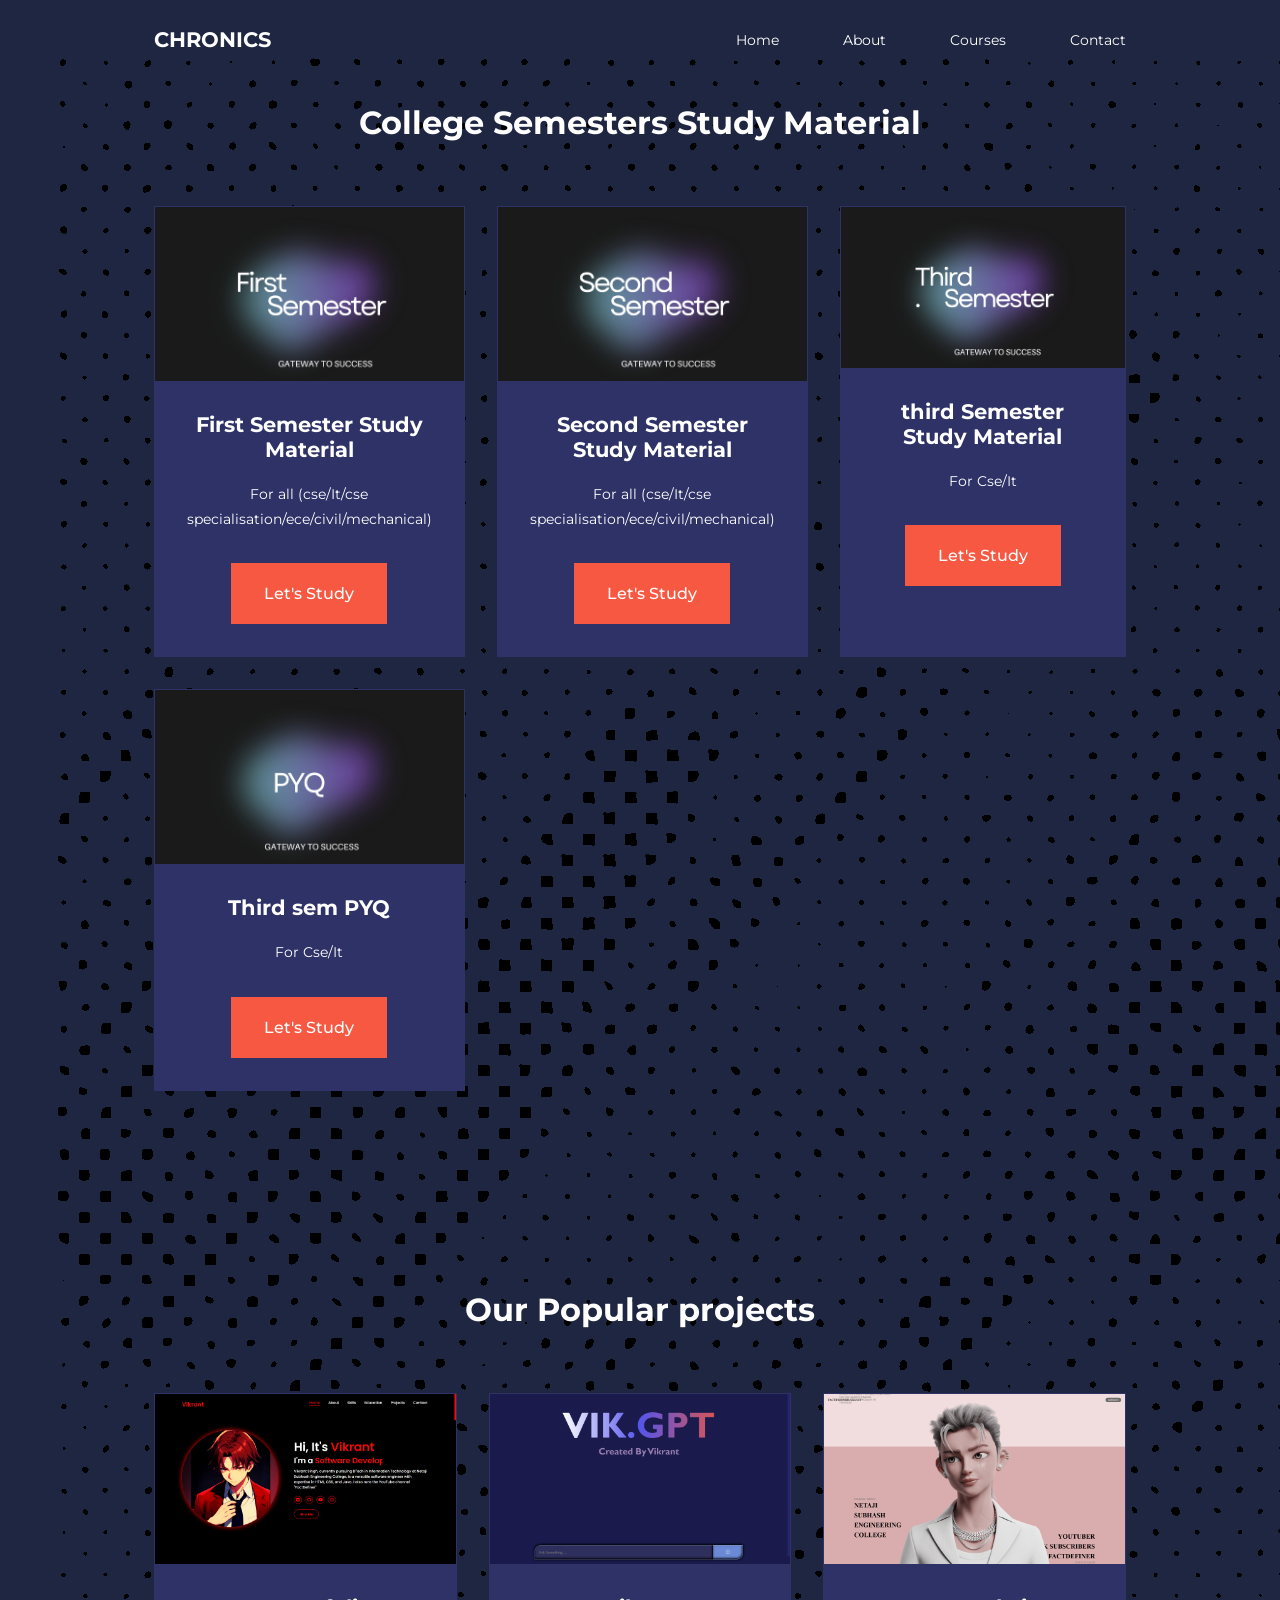
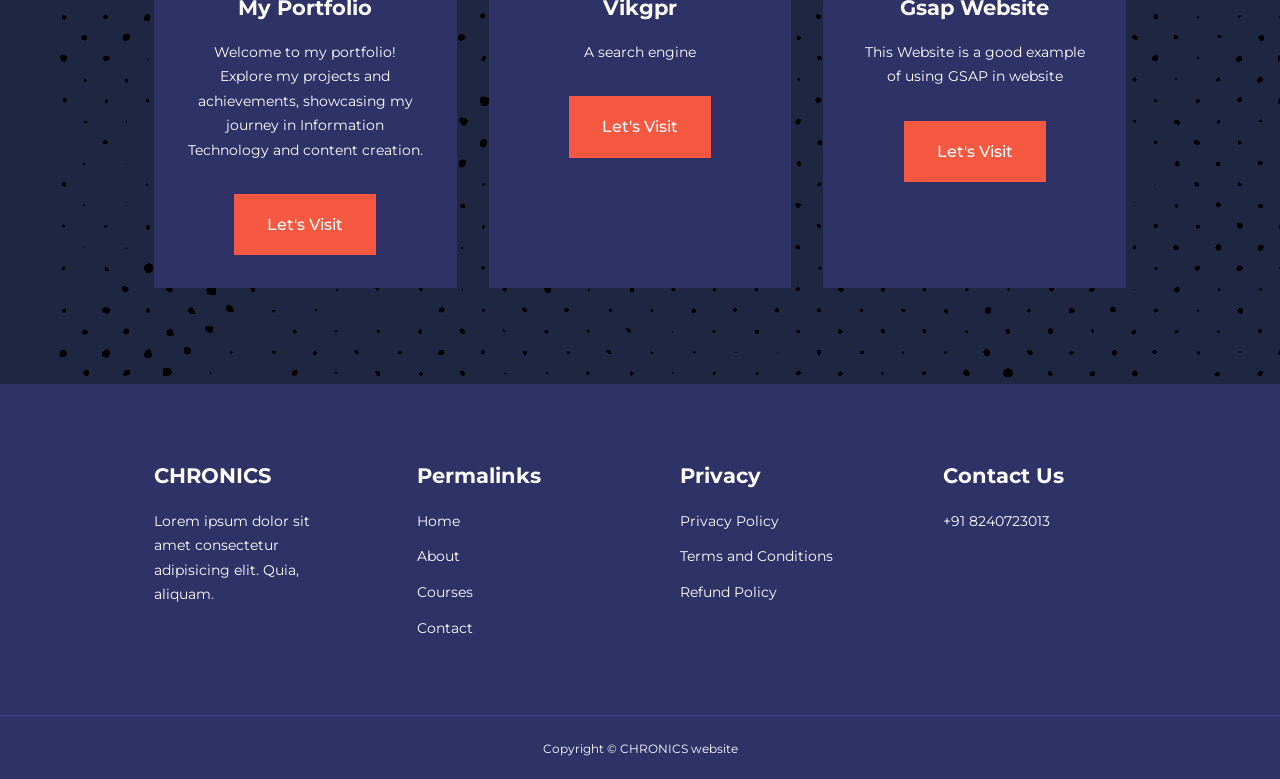
<file: courses.html>
<!DOCTYPE html>
<html lang="en">
<head>
    <meta charset="UTF-8">
    <meta name="viewport" content="width=device-width, initial-scale=1.0">
    <title>Responsive website</title>
    <link rel="stylesheet" href="./css/style.css">
    <link rel="stylesheet" href="./css/about.css">
    <link rel="stylesheet" href="https://unicons.iconscout.com/release/v4.0.8/css/line.css">

<link rel="preconnect" href="https://fonts.googleapis.com">
<link rel="preconnect" href="https://fonts.gstatic.com" crossorigin>
<link href="https://fonts.googleapis.com/css2?family=Montserrat:wght@300;400;500;600;700;800;900&display=swap" rel="stylesheet" >

<style>
    .courses{
        margin-top: 0.5rem;
    }

    body{
        background-image: url("./image/pngwing.com.png");
    }
</style>



</head>
<body>
    <nav>
        <div class="container nav__container">
            <a href="index.html"><h4>CHRONICS</h4></a>
            <ul class="nav__menu">
                <li><a href="index.html">Home</a></li>
                <li><a href="about.html">About</a></li>
                <li><a href="courses.html">Courses</a></li>
                <li><a href="contact.html">Contact</a></li>

            </ul>
            <button id="open-menu-btn"><i class="uil uil-bars"></i></button>
            <button id="close-menu-btn"><i class="uil uil-multiply"></i></button>
        </div>
    </nav>

<!-- ========================end of navbar-============== -->











<section class="courses">
    <h2>College Semesters Study Material</h2>
    <div class="container courses__container">
        <article class="course">
            <div class="course__image">
                <img src="image/first.jpeg" alt="">
            </div>
            <div class="course__info">
                <h4>First Semester Study Material</h4>
            <p>For all (cse/It/cse specialisation/ece/civil/mechanical)</p>
            <a href="semester1.html" class="btn btn-primary">Let's Study</a>
            </div>
        </article>

        <article class="course">
            <div class="course__image">
                <img src="image/second.jpeg" alt="">
            </div>
          <div class="course__info">
            <h4>Second Semester Study Material</h4>
            <p>For all (cse/It/cse specialisation/ece/civil/mechanical)</p>
            <a href="semester2.html" class="btn btn-primary">Let's Study</a>
          </div>
        </article>
        <article class="course">
            <div class="course__image">
                <img src="image/third.jpeg" alt="">
            </div>
          <div class="course__info">
            <h4>third Semester Study Material</h4>
            <p>For Cse/It</p>
            <a href="semester3.html" class="btn btn-primary">Let's Study</a>
          </div>
        </article>
<!-- ===================================================================== -->

        <article class="course">
            <div class="course__image">
                <img src="image/pyql.jpeg" alt="">
            </div>
          <div class="course__info">
            <h4>Third sem PYQ</h4>
            <p>For Cse/It</p>
            <a href="pyq.html" class="btn btn-primary">Let's Study</a>
          </div>
        </article>
       
<!-- =========================================================================================== -->
    </div>
</section>
<section class="courses">
    <h2>Our Popular projects</h2>
    <div class="container courses__container">
        <article class="course">
            <div class="course__image">
                <img src="image/port.png" alt="">
            </div>
            <div class="course__info">
                <h4>My Portfolio</h4>
            <p>Welcome to my portfolio! Explore my projects and achievements, showcasing my journey in Information Technology and content creation.</p>
            <a href="https://vikrantan5.github.io/CHRONICS_2.0/" target="_blank" class="btn btn-primary">Let's Visit</a>
            </div>
        </article>

        <article class="course">
            <div class="course__image">
                <img src="./image/vikst.png" alt="">
            </div>
          <div class="course__info">
            <h4>Vikgpr</h4>
            <p>A search engine</p>
            <a href="https://vikrantan5.github.io/vikgpt/"  target="_blank" class="btn btn-primary">Let's Visit</a>
          </div>
        </article>


        <article class="course">
            <div class="course__image">
                <img src="./image/imagechange.png" alt="">
            </div>
            <div class="course__info">
                <h4>Gsap Website</h4>
            <p>This Website is a good example of using GSAP in website                                                           </p>
            <a href="https://vikrantan5.github.io/imagechanging/" target="_blank"  class="btn btn-primary">Let's Visit</a>
            </div>
        </article>
       

    </div>
</section>



















<footer >
    <div class="container footer__container">
        <div class="footer__1">
            <a href="index.html" class="footer__logo"><h4>CHRONICS</h4></a>
            <p>Lorem ipsum dolor sit amet consectetur adipisicing elit. Quia, aliquam.</p>
        </div>

        <div class="footer__2">
            <h4>Permalinks</h4>
            <ul class="permalinks">
                <li><a href="index.html">Home</a></li>
                <li><a href="about.html">About</a></li>
                <li><a href="courses.html">Courses</a></li>
                <li><a href="contact.html">Contact</a></li>
            </ul>
        </div>


        <div class="footer__3">
            <h4>Privacy</h4>
            <ul class="privacy">
                <li><a href="#">Privacy Policy</a></li>
                <li><a href="#">Terms and Conditions</a></li>
                <li><a href="#">Refund Policy</a></li>
           
            </ul>
        </div>

        <div class="footer__4">
            <h4>Contact Us</h4>
           <div>
            <p>+91 8240723013</p>
           
           </div>

           <ul class="footer__socials">
            <li>
                <a href="#"><i class="uil uil-facebook-f"></i></a>
            </li>
            <li>
                <a href="#"><i class="uil uil-instagram-alt"></i></a>
            </li>
            <li>
                <a href="#"><i class="uil uil-twitter"></i></a>
            </li>
            <li>
                <a href="#"><i class="uil uil-linkedin-alt"></i></a>
            </li>

           </ul>
        </div>
        
    </div>
    <div class="footer__copyright">
        <small>Copyright &copy; CHRONICS website</small>
    </div>
</footer>




    <script src="./main.js"></script>

    
</body>
</html>
</file>
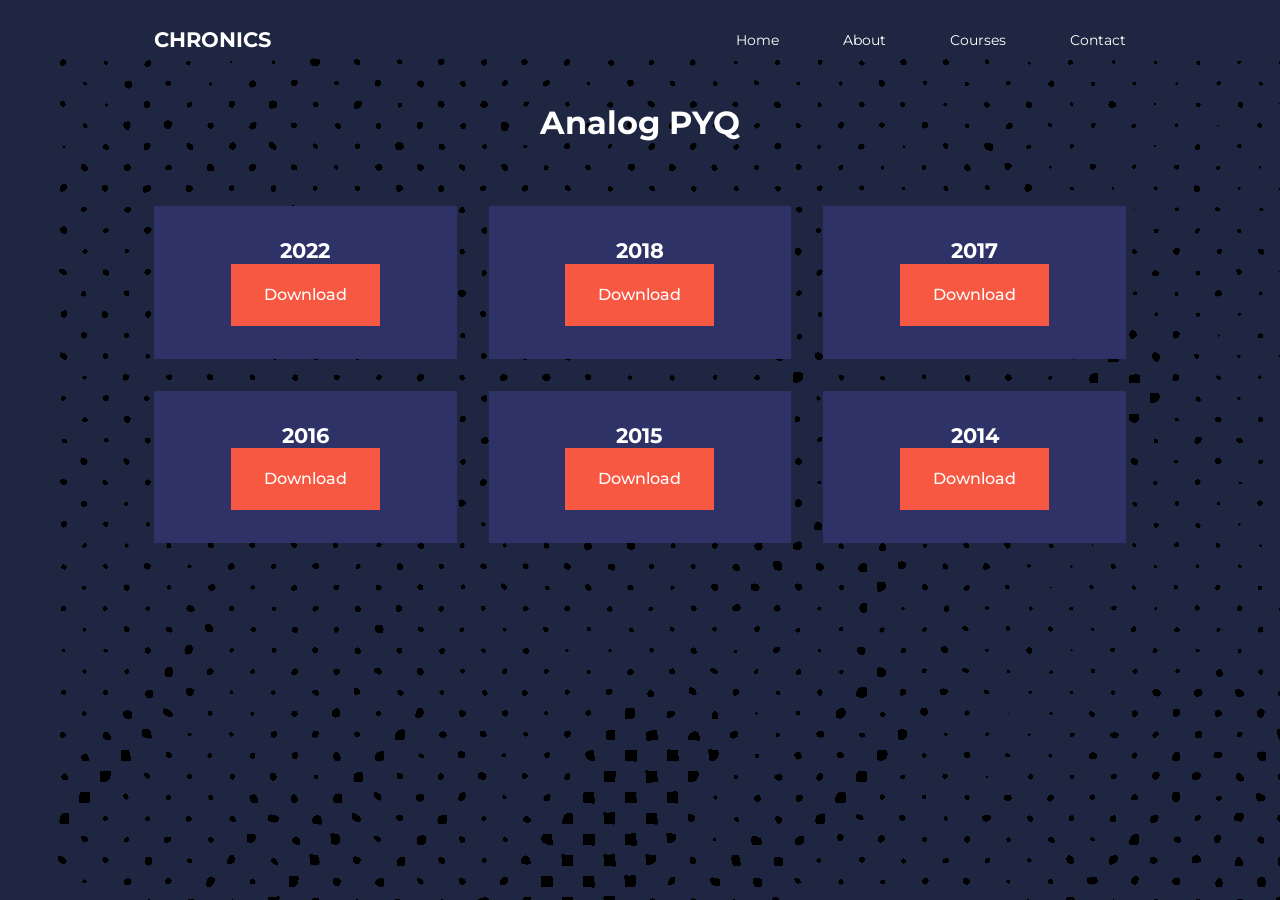
<file: dsa.html>
<!DOCTYPE html>
<html lang="en">

<head>
    <meta charset="UTF-8">
    <meta name="viewport" content="width=device-width, initial-scale=1.0">
    <title>Responsive website</title>
    <link rel="stylesheet" href="./css/style.css">
    <link rel="stylesheet" href="./css/about.css">
    <link rel="stylesheet" href="https://unicons.iconscout.com/release/v4.0.8/css/line.css">

    <link rel="preconnect" href="https://fonts.googleapis.com">
    <link rel="preconnect" href="https://fonts.gstatic.com" crossorigin>
    <link href="https://fonts.googleapis.com/css2?family=Montserrat:wght@300;400;500;600;700;800;900&display=swap"
        rel="stylesheet">

    <style>
        .courses {
            margin-top: 0.5rem;
        }

        body {
            background-image: url("./image/pngwing.com.png");
        }
    </style>



</head>

<body>
    <nav>
        <div class="container nav__container">
            <a href="index.html">
                <h4>CHRONICS</h4>
            </a>
            <ul class="nav__menu">
                <li><a href="index.html">Home</a></li>
                <li><a href="about.html">About</a></li>
                <li><a href="courses.html">Courses</a></li>
                <li><a href="contact.html">Contact</a></li>

            </ul>
            <button id="open-menu-btn"><i class="uil uil-bars"></i></button>
            <button id="close-menu-btn"><i class="uil uil-multiply"></i></button>
        </div>
    </nav>

    <!-- ========================end of navbar-============== -->











    <section class="courses">
        <h2>Analog PYQ</h2>
        <div class="container courses__container">
            <article class="course">

                <div class="course__info">
                    <h4>2022</h4>

                    <a href="files/6931.pdf" class="btn btn-primary">Download</a>
                </div>
            </article>

            <article class="course">

                <div class="course__info">
                    <h4>2018</h4>

                    <a href="files/6439.pdf" class="btn btn-primary">Download</a>

                </div>
            </article>
            <article class="course">

                <div class="course__info">
                    <h4>2017</h4>

                    <a href="files/6269.pdf" class="btn btn-primary">Download</a>
                </div>
            </article>
            <article class="course">

                <div class="course__info">
                    <h4>2016</h4>

                    <a href="files/6138.pdf" class="btn btn-primary">Download</a>
                </div>
            </article>


            <article class="course">

                <div class="course__info">
                    <h4>2015</h4>

                    <a href="files/5687.pdf" class="btn btn-primary">Download</a>
                </div>
            </article>

            <article class="course">

                <div class="course__info">
                    <h4>2014</h4>

                    <a href="files/5686.pdf" class="btn btn-primary">Download</a>
                </div>
            </article>


        </div>
    </section>
</file>
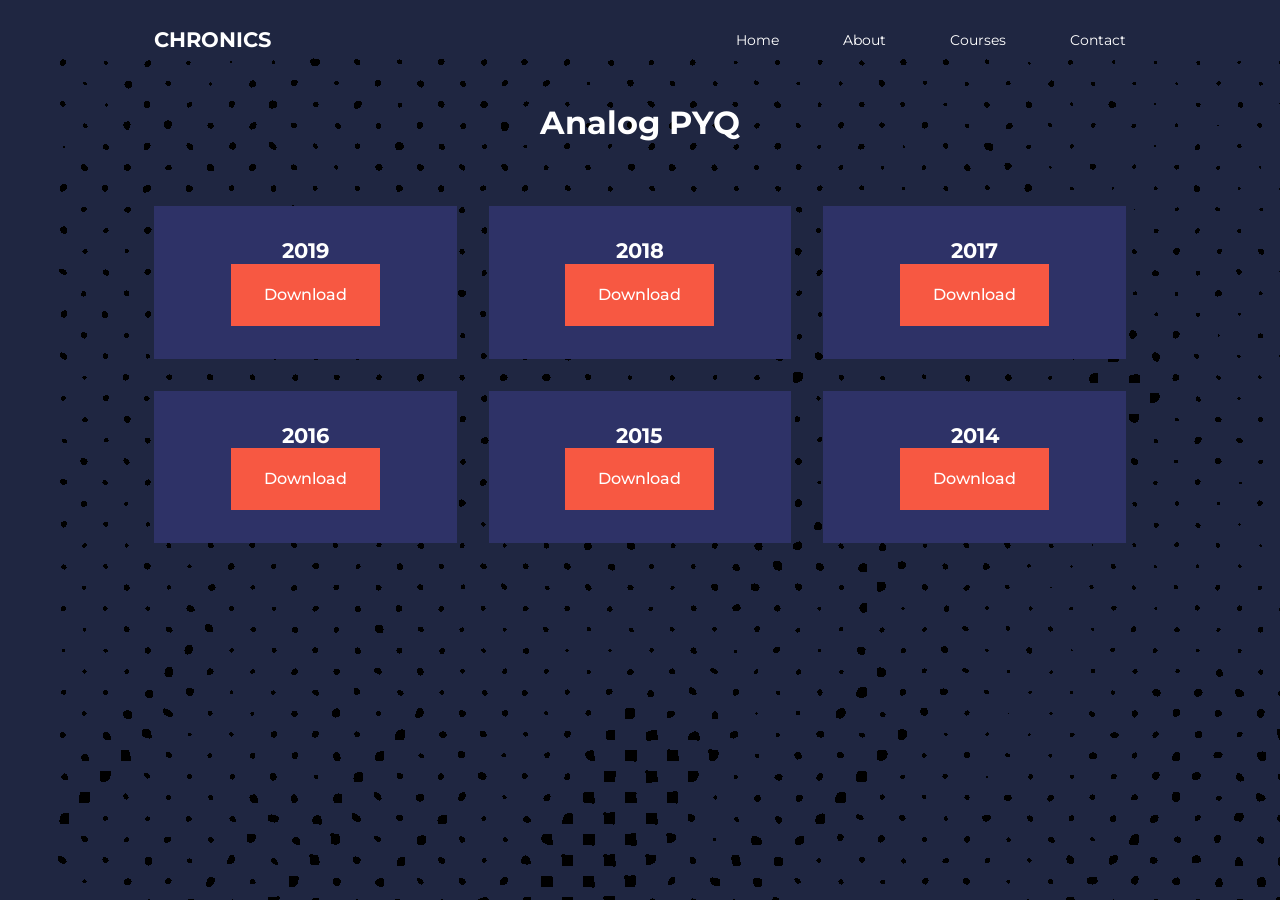
<file: eco.html>
<!DOCTYPE html>
<html lang="en">

<head>
    <meta charset="UTF-8">
    <meta name="viewport" content="width=device-width, initial-scale=1.0">
    <title>Responsive website</title>
    <link rel="stylesheet" href="./css/style.css">
    <link rel="stylesheet" href="./css/about.css">
    <link rel="stylesheet" href="https://unicons.iconscout.com/release/v4.0.8/css/line.css">

    <link rel="preconnect" href="https://fonts.googleapis.com">
    <link rel="preconnect" href="https://fonts.gstatic.com" crossorigin>
    <link href="https://fonts.googleapis.com/css2?family=Montserrat:wght@300;400;500;600;700;800;900&display=swap"
        rel="stylesheet">

    <style>
        .courses {
            margin-top: 0.5rem;
        }

        body {
            background-image: url("./image/pngwing.com.png");
        }
    </style>



</head>

<body>
    <nav>
        <div class="container nav__container">
            <a href="index.html">
                <h4>CHRONICS</h4>
            </a>
            <ul class="nav__menu">
                <li><a href="index.html">Home</a></li>
                <li><a href="about.html">About</a></li>
                <li><a href="courses.html">Courses</a></li>
                <li><a href="contact.html">Contact</a></li>

            </ul>
            <button id="open-menu-btn"><i class="uil uil-bars"></i></button>
            <button id="close-menu-btn"><i class="uil uil-multiply"></i></button>
        </div>
    </nav>

    <!-- ========================end of navbar-============== -->











    <section class="courses">
        <h2>Analog PYQ</h2>
        <div class="container courses__container">
            <article class="course">

                <div class="course__info">
                    <h4>2019</h4>

                    <a href="files/6929.pdf" class="btn btn-primary">Download</a>
                </div>
            </article>

            <article class="course">

                <div class="course__info">
                    <h4>2018</h4>

                    <a href="#" class="btn btn-primary">Download</a>

                </div>
            </article>
            <article class="course">

                <div class="course__info">
                    <h4>2017</h4>

                    <a href="#" class="btn btn-primary">Download</a>
                </div>
            </article>
            <article class="course">

                <div class="course__info">
                    <h4>2016</h4>

                    <a href="#" class="btn btn-primary">Download</a>
                </div>
            </article>


            <article class="course">

                <div class="course__info">
                    <h4>2015</h4>

                    <a href="#" class="btn btn-primary">Download</a>
                </div>
            </article>

            <article class="course">

                <div class="course__info">
                    <h4>2014</h4>

                    <a href="#" class="btn btn-primary">Download</a>
                </div>
            </article>


        </div>
    </section>
</file>
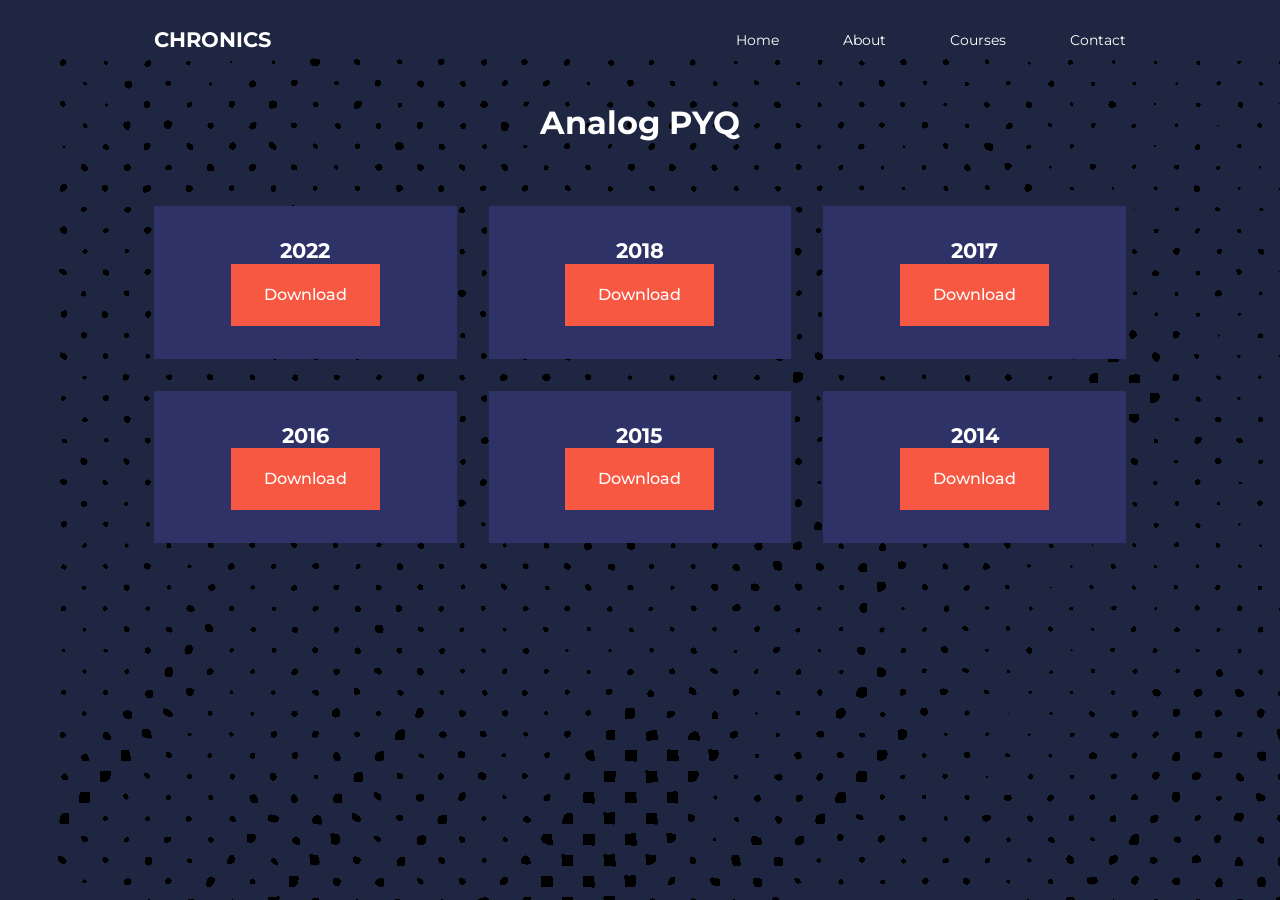
<file: maths.html>
<!DOCTYPE html>
<html lang="en">

<head>
    <meta charset="UTF-8">
    <meta name="viewport" content="width=device-width, initial-scale=1.0">
    <title>Responsive website</title>
    <link rel="stylesheet" href="./css/style.css">
    <link rel="stylesheet" href="./css/about.css">
    <link rel="stylesheet" href="https://unicons.iconscout.com/release/v4.0.8/css/line.css">

    <link rel="preconnect" href="https://fonts.googleapis.com">
    <link rel="preconnect" href="https://fonts.gstatic.com" crossorigin>
    <link href="https://fonts.googleapis.com/css2?family=Montserrat:wght@300;400;500;600;700;800;900&display=swap"
        rel="stylesheet">

    <style>
        .courses {
            margin-top: 0.5rem;
        }

        body {
            background-image: url("./image/pngwing.com.png");
        }
    </style>



</head>

<body>
    <nav>
        <div class="container nav__container">
            <a href="index.html">
                <h4>CHRONICS</h4>
            </a>
            <ul class="nav__menu">
                <li><a href="index.html">Home</a></li>
                <li><a href="about.html">About</a></li>
                <li><a href="courses.html">Courses</a></li>
                <li><a href="contact.html">Contact</a></li>

            </ul>
            <button id="open-menu-btn"><i class="uil uil-bars"></i></button>
            <button id="close-menu-btn"><i class="uil uil-multiply"></i></button>
        </div>
    </nav>

    <!-- ========================end of navbar-============== -->











    <section class="courses">
        <h2>Analog PYQ</h2>
        <div class="container courses__container">
            <article class="course">

                <div class="course__info">
                    <h4>2022</h4>

                    <a href="files/6939.pdf" class="btn btn-primary">Download</a>
                </div>
            </article>

            <article class="course">

                <div class="course__info">
                    <h4>2018</h4>

                    <a href="#" class="btn btn-primary">Download</a>

                </div>
            </article>
            <article class="course">

                <div class="course__info">
                    <h4>2017</h4>

                    <a href="#" class="btn btn-primary">Download</a>
                </div>
            </article>
            <article class="course">

                <div class="course__info">
                    <h4>2016</h4>

                    <a href="#" class="btn btn-primary">Download</a>
                </div>
            </article>


            <article class="course">

                <div class="course__info">
                    <h4>2015</h4>

                    <a href="#" class="btn btn-primary">Download</a>
                </div>
            </article>

            <article class="course">

                <div class="course__info">
                    <h4>2014</h4>

                    <a href="#" class="btn btn-primary">Download</a>
                </div>
            </article>


        </div>
    </section>
</file>
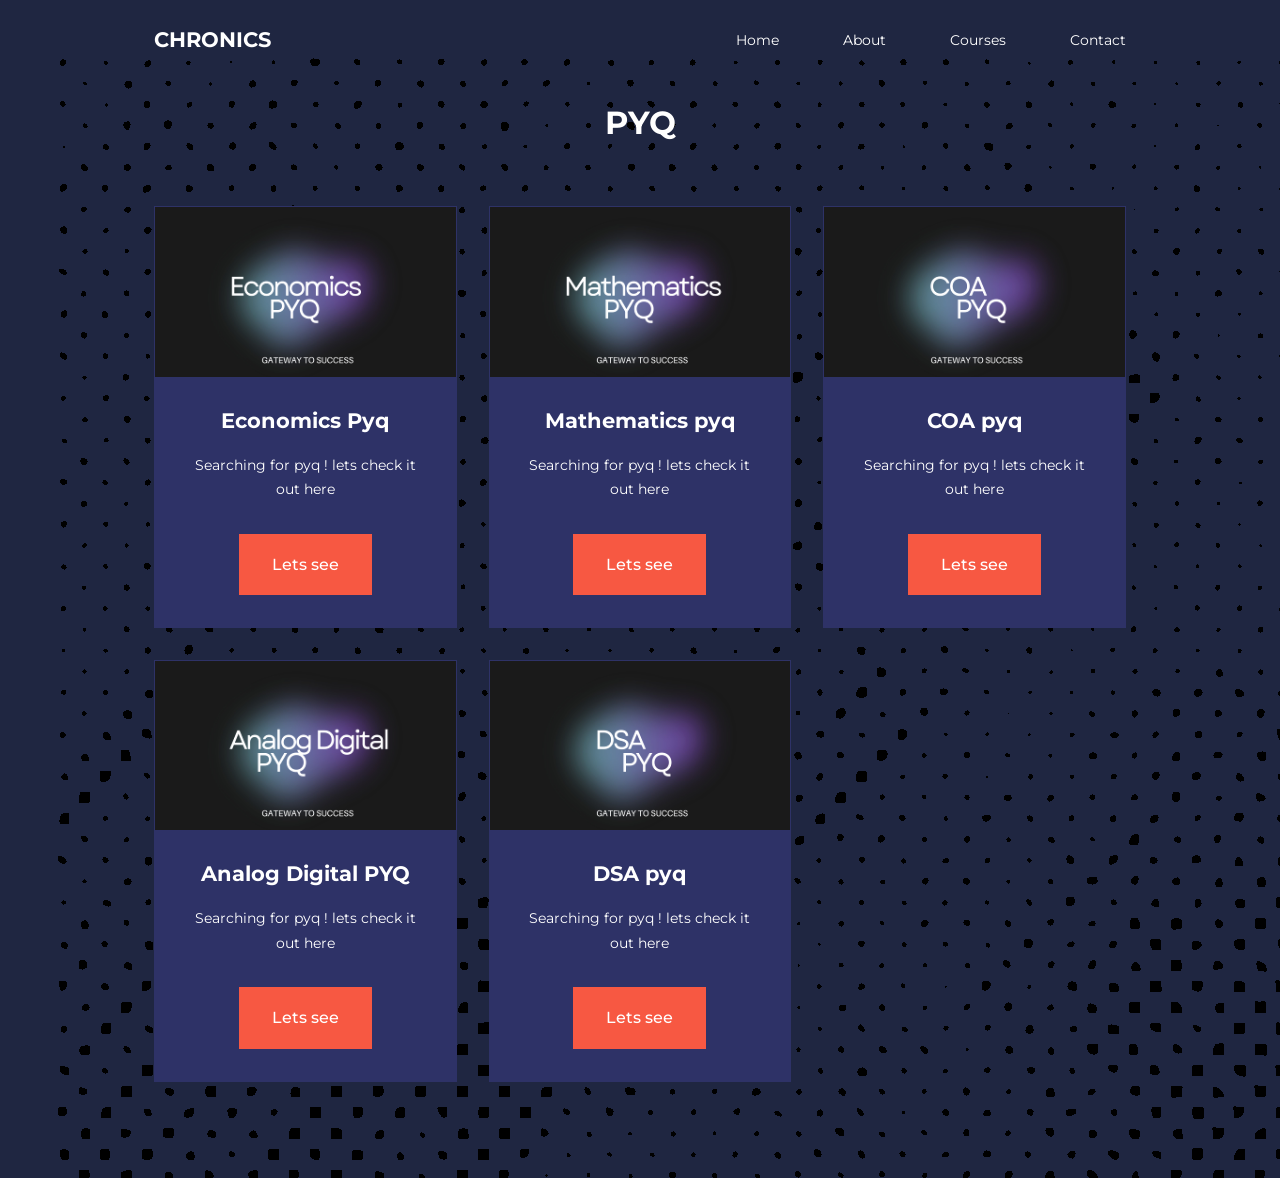
<file: pyq.html>
<!DOCTYPE html>
<html lang="en">
<head>
    <meta charset="UTF-8">
    <meta name="viewport" content="width=device-width, initial-scale=1.0">
    <title>Responsive website</title>
    <link rel="stylesheet" href="./css/style.css">
    <link rel="stylesheet" href="./css/about.css">
    <link rel="stylesheet" href="https://unicons.iconscout.com/release/v4.0.8/css/line.css">

<link rel="preconnect" href="https://fonts.googleapis.com">
<link rel="preconnect" href="https://fonts.gstatic.com" crossorigin>
<link href="https://fonts.googleapis.com/css2?family=Montserrat:wght@300;400;500;600;700;800;900&display=swap" rel="stylesheet" >

<style>
    .courses{
        margin-top: 0.5rem;
    }

    body{
        background-image: url("./image/pngwing.com.png");
    }
</style>



</head>
<body>
    <nav>
        <div class="container nav__container">
            <a href="index.html"><h4>CHRONICS</h4></a>
            <ul class="nav__menu">
                <li><a href="index.html">Home</a></li>
                <li><a href="about.html">About</a></li>
                <li><a href="courses.html">Courses</a></li>
                <li><a href="contact.html">Contact</a></li>

            </ul>
            <button id="open-menu-btn"><i class="uil uil-bars"></i></button>
            <button id="close-menu-btn"><i class="uil uil-multiply"></i></button>
        </div>
    </nav>

<!-- ========================end of navbar-============== -->











<section class="courses">
    <h2>PYQ</h2>
    <div class="container courses__container">
        <article class="course">
            <div class="course__image">
                <img src="image/ecopyq.jpeg" alt="">
            </div>
            <div class="course__info">
                <h4>Economics Pyq</h4>
            <p>Searching for pyq ! lets check it out here</p>
            <a href="eco.html" class="btn btn-primary"  >Lets see</a>
            </div>
        </article>

        <article class="course">
            <div class="course__image">
                <img src="image/m301pyq.jpeg" alt="">
            </div>
          <div class="course__info">
            <h4>Mathematics pyq</h4>
            <p>Searching for pyq ! lets check it out here</p>
            <a href="maths.html" class="btn btn-primary">Lets see</a>
         
          </div>
        </article>
        <article class="course">
            <div class="course__image">
                <img src="image/coapyq.jpeg" alt="">
            </div>
          <div class="course__info">
            <h4>COA pyq</h4>
            <p>Searching for pyq ! lets check it out here</p>
            <a href="coa.html" class="btn btn-primary">Lets see</a>
          </div>
        </article>
        <article class="course">
            <div class="course__image">
                <img src="image/anadigipyq.jpeg" alt="">
            </div>
          <div class="course__info">
            <h4>Analog Digital PYQ</h4>
            <p>Searching for pyq ! lets check it out here</p>
            <a href="analog.html" class="btn btn-primary">Lets see</a>
          </div>
        </article>


        <article class="course">
            <div class="course__image">
                <img src="image/dsapyq.jpeg" alt="">
            </div>
            <div class="course__info">
                <h4>DSA pyq</h4>
            <p>Searching for pyq ! lets check it out here</p>
            <a href="dsa.html" class="btn btn-primary">Lets see</a>
            </div>
        </article>
       
        
    </div>
</section>
</file>
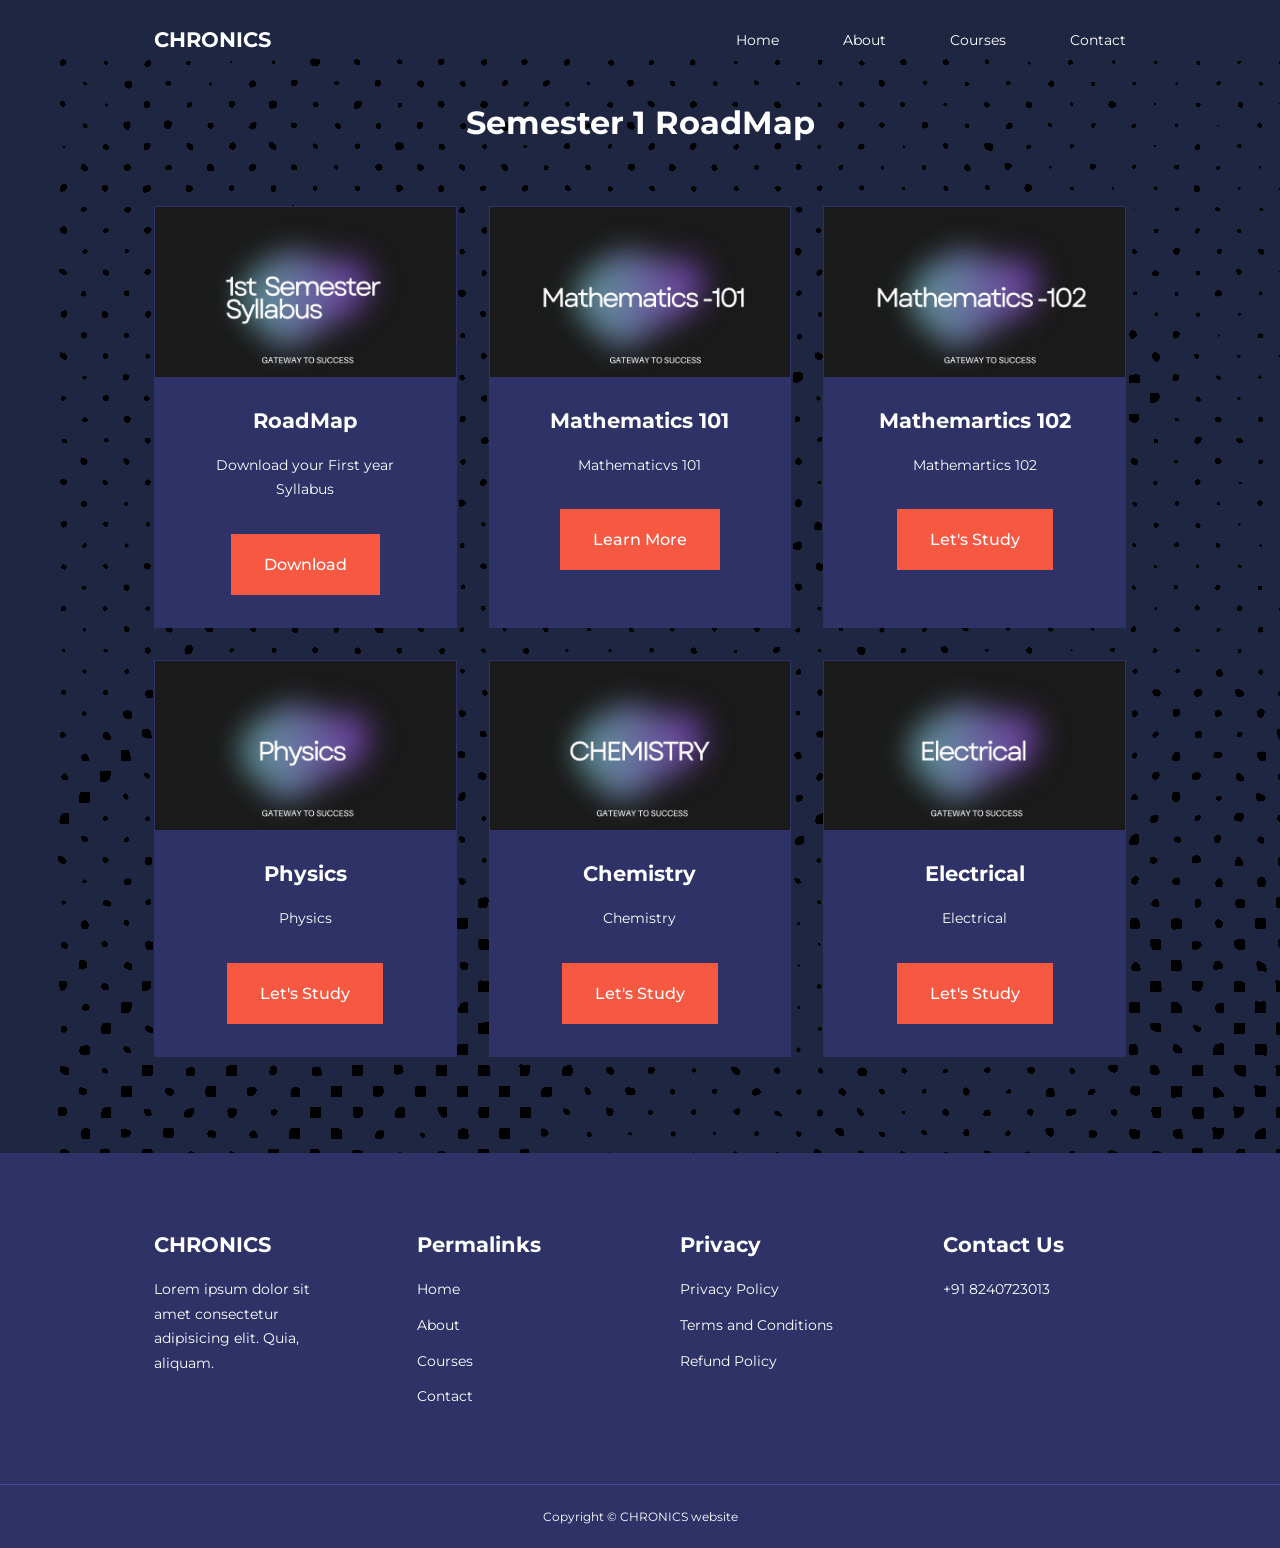
<file: semester1.html>
<!DOCTYPE html>
<html lang="en">
<head>
    <meta charset="UTF-8">
    <meta name="viewport" content="width=device-width, initial-scale=1.0">
    <title>Responsive website</title>
    <link rel="stylesheet" href="./css/style.css">
    <link rel="stylesheet" href="./css/about.css">
    <link rel="stylesheet" href="https://unicons.iconscout.com/release/v4.0.8/css/line.css">

<link rel="preconnect" href="https://fonts.googleapis.com">
<link rel="preconnect" href="https://fonts.gstatic.com" crossorigin>
<link href="https://fonts.googleapis.com/css2?family=Montserrat:wght@300;400;500;600;700;800;900&display=swap" rel="stylesheet" >

<style>
    .courses{
        margin-top: 0.5rem;
    }

    body{
        background-image: url("./image/pngwing.com.png");
    }
</style>



</head>
<body>
    <nav>
        <div class="container nav__container">
            <a href="index.html"><h4>CHRONICS</h4></a>
            <ul class="nav__menu">
                <li><a href="index.html">Home</a></li>
                <li><a href="about.html">About</a></li>
                <li><a href="courses.html">Courses</a></li>
                <li><a href="contact.html">Contact</a></li>

            </ul>
            <button id="open-menu-btn"><i class="uil uil-bars"></i></button>
            <button id="close-menu-btn"><i class="uil uil-multiply"></i></button>
        </div>
    </nav>

<!-- ========================end of navbar-============== -->











<section class="courses">
    <h2>Semester 1 RoadMap</h2>
    <div class="container courses__container">
        <article class="course">
            <div class="course__image">
                <img src="image/1stsem.jpeg" alt="">
            </div>
            <div class="course__info">
                <h4>RoadMap</h4>
            <p>Download your First year Syllabus</p>
            <a href="files/semester1.pdf" download="" class="btn btn-primary">Download</a>
            </div>
        </article>

        <article class="course">
            <div class="course__image">
                <img src="image/m101.jpeg" alt="">
            </div>
          <div class="course__info">
            <h4>Mathematics 101</h4>
            <p>Mathematicvs 101</p>
            <a href="https://youtube.com/playlist?list=PLn3Wz38keZOdNAJWL4WC9iYW5gnzfY3ey&si=O5OTOcKok2tx3J4-" class="btn btn-primary" target="_blank">Learn More</a>
          </div>
        </article>
        <article class="course">
            <div class="course__image">
                <img src="image/m102.jpeg" alt="">
            </div>
          <div class="course__info">
            <h4>Mathemartics 102</h4>
            <p>Mathemartics 102</p>
            <a href="https://youtube.com/playlist?list=PLn3Wz38keZOcPewZPeQWckX1GqLTgHAdv&si=aW5d3Aqs6qbEWXz1" target="_blank"  class="btn btn-primary">Let's Study</a>
          </div>
        </article>
        <article class="course">
            <div class="course__image">
                <img src="image/phy.jpeg" alt="">
            </div>
          <div class="course__info">
            <h4>Physics</h4>
            <p>Physics</p>
            <a href="https://youtube.com/playlist?list=PLTYLC3XcJGZ5D3ohTYfOIR39L-H69f9Ca&si=6WS-oFLaKFMrtB61" target="_blank" class="btn btn-primary">Let's Study</a>
          </div>
        </article>


        <article class="course">
            <div class="course__image">
                <img src="image/ch.jpeg" alt="">
            </div>
            <div class="course__info">
                <h4>Chemistry</h4>
            <p>Chemistry</p>
            <a href="https://youtube.com/playlist?list=PLW1Y7Rfg4m8Jhs-s_VfYWgWzwTqYUvxJb&si=KJGFIkeQ_9wVixRE" target="_blank"    class="btn btn-primary">Let's Study</a>
            </div>
        </article>
        <article class="course">
            <div class="course__image">
                <img src="image/ee.jpeg" alt="">
            </div>
            <div class="course__info">
                <h4>Electrical</h4>
            <p>Electrical</p>
            <a href="https://youtube.com/playlist?list=PL9RcWoqXmzaLTYUdnzKhF4bYug3GjGcEc&si=x0c1ULvp_Rjufz4G"  target="_blank"  class="btn btn-primary">Let's Study</a>
            </div>
        </article>
       
    </div>
</section>



















<footer >
    <div class="container footer__container">
        <div class="footer__1">
            <a href="index.html" class="footer__logo"><h4>CHRONICS</h4></a>
            <p>Lorem ipsum dolor sit amet consectetur adipisicing elit. Quia, aliquam.</p>
        </div>

        <div class="footer__2">
            <h4>Permalinks</h4>
            <ul class="permalinks">
                <li><a href="index.html">Home</a></li>
                <li><a href="about.html">About</a></li>
                <li><a href="courses.html">Courses</a></li>
                <li><a href="contact.html">Contact</a></li>
            </ul>
        </div>


        <div class="footer__3">
            <h4>Privacy</h4>
            <ul class="privacy">
                <li><a href="#">Privacy Policy</a></li>
                <li><a href="#">Terms and Conditions</a></li>
                <li><a href="#">Refund Policy</a></li>
           
            </ul>
        </div>

        <div class="footer__4">
            <h4>Contact Us</h4>
           <div>
            <p>+91 8240723013</p>
           
           </div>

           <ul class="footer__socials">
            <li>
                <a href="#"><i class="uil uil-facebook-f"></i></a>
            </li>
            <li>
                <a href="#"><i class="uil uil-instagram-alt"></i></a>
            </li>
            <li>
                <a href="#"><i class="uil uil-twitter"></i></a>
            </li>
            <li>
                <a href="#"><i class="uil uil-linkedin-alt"></i></a>
            </li>

           </ul>
        </div>
        
    </div>
    <div class="footer__copyright">
        <small>Copyright &copy; CHRONICS website</small>
    </div>
</footer>




    <script src="./main.js"></script>

    
</body>
</html>
</file>
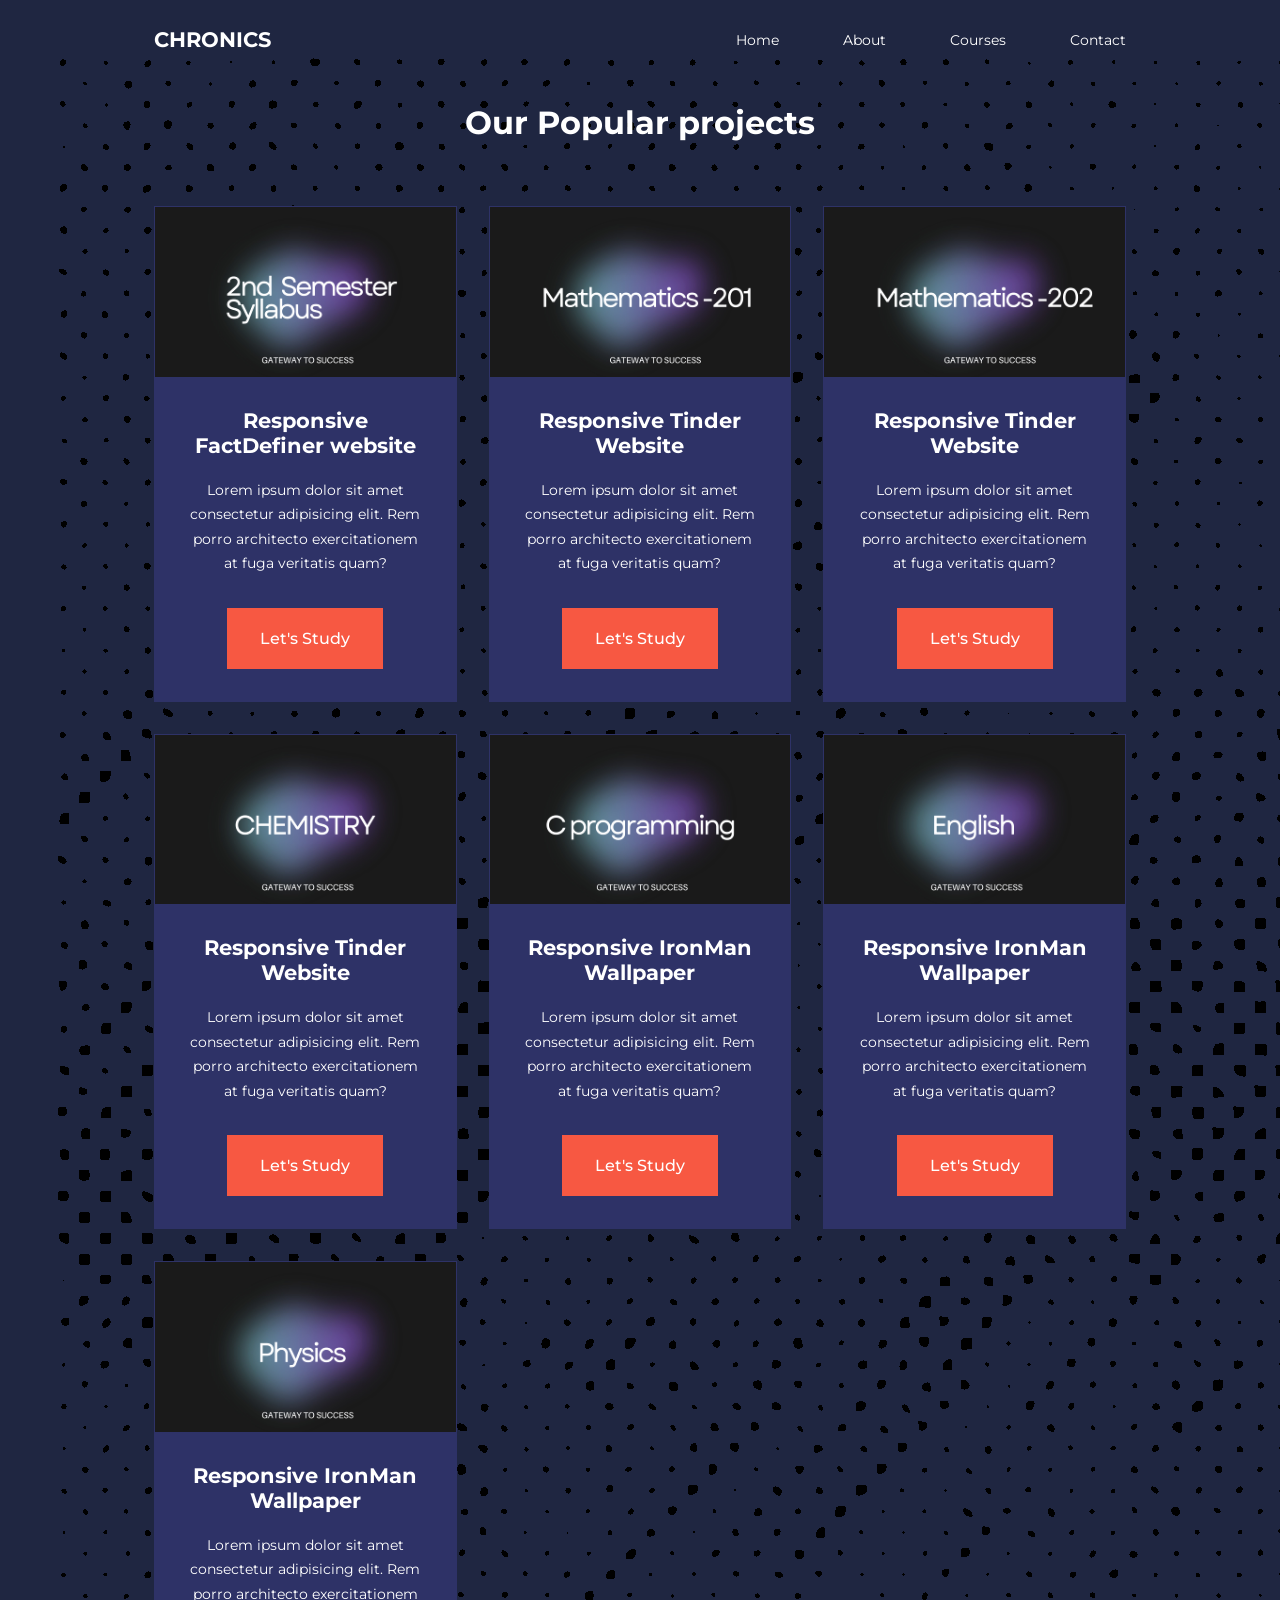
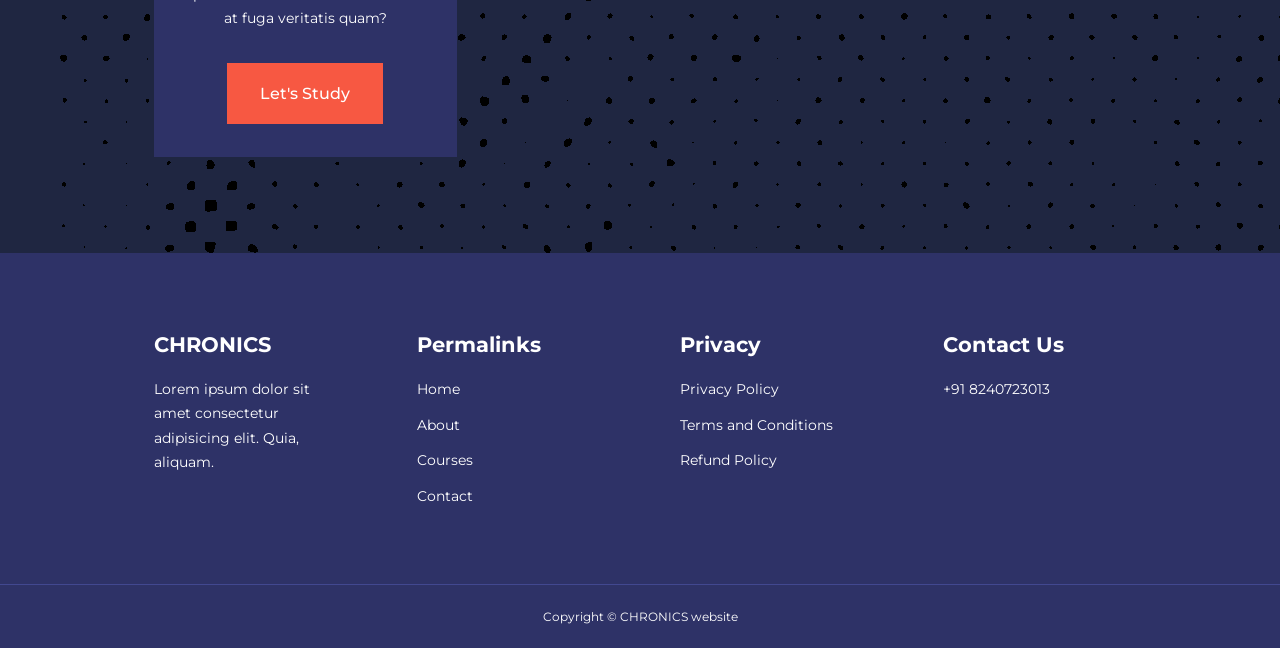
<file: semester2.html>
<!DOCTYPE html>
<html lang="en">
<head>
    <meta charset="UTF-8">
    <meta name="viewport" content="width=device-width, initial-scale=1.0">
    <title>Responsive website</title>
    <link rel="stylesheet" href="./css/style.css">
    <link rel="stylesheet" href="./css/about.css">
    <link rel="stylesheet" href="https://unicons.iconscout.com/release/v4.0.8/css/line.css">

<link rel="preconnect" href="https://fonts.googleapis.com">
<link rel="preconnect" href="https://fonts.gstatic.com" crossorigin>
<link href="https://fonts.googleapis.com/css2?family=Montserrat:wght@300;400;500;600;700;800;900&display=swap" rel="stylesheet" >

<style>
    .courses{
        margin-top: 0.5rem;
    }

    body{
        background-image: url("./image/pngwing.com.png");
    }
</style>



</head>
<body>
    <nav>
        <div class="container nav__container">
            <a href="index.html"><h4>CHRONICS</h4></a>
            <ul class="nav__menu">
                <li><a href="index.html">Home</a></li>
                <li><a href="about.html">About</a></li>
                <li><a href="courses.html">Courses</a></li>
                <li><a href="contact.html">Contact</a></li>

            </ul>
            <button id="open-menu-btn"><i class="uil uil-bars"></i></button>
            <button id="close-menu-btn"><i class="uil uil-multiply"></i></button>
        </div>
    </nav>

<!-- ========================end of navbar-============== -->











<section class="courses">
    <h2>Our Popular projects</h2>
    <div class="container courses__container">
        <article class="course">
            <div class="course__image">
                <img src="image/2ndsen.jpeg" alt="">
            </div>
            <div class="course__info">
                <h4>Responsive FactDefiner website</h4>
            <p>Lorem ipsum dolor sit amet consectetur adipisicing elit. Rem porro architecto exercitationem at fuga veritatis quam?</p>
            <a href="files/semester1.pdf" download="" class="btn btn-primary">Let's Study</a>
            </div>
        </article>

        <article class="course">
            <div class="course__image">
                <img src="image/m201.jpeg" alt="">
            </div>
          <div class="course__info">
            <h4>Responsive Tinder Website</h4>
            <p>Lorem ipsum dolor sit amet consectetur adipisicing elit. Rem porro architecto exercitationem at fuga veritatis quam?</p>
            <a href="https://youtube.com/playlist?list=PLn3Wz38keZOexsv87q3UtQl5RuaEKOeDX&si=YeUzo1-NmA42D4gI"       target="_blank"      class="btn btn-primary">Let's Study</a>
          </div>
        </article>
        <article class="course">
            <div class="course__image">
                <img src="image/m202.jpeg" alt="">
            </div>
          <div class="course__info">
            <h4>Responsive Tinder Website</h4>
            <p>Lorem ipsum dolor sit amet consectetur adipisicing elit. Rem porro architecto exercitationem at fuga veritatis quam?</p>
            <a href="https://youtube.com/playlist?list=PLn3Wz38keZOfqVnFaM5bhlGVj8pnKntfW&si=E69TfM8-0gyogs5m"       target="_blank"      class="btn btn-primary">Let's Study</a>
          </div>
        </article>
        <article class="course">
            <div class="course__image">
                <img src="image/ch.jpeg" alt="">
            </div>
          <div class="course__info">
            <h4>Responsive Tinder Website</h4>
            <p>Lorem ipsum dolor sit amet consectetur adipisicing elit. Rem porro architecto exercitationem at fuga veritatis quam?</p>
            <a href="https://youtube.com/playlist?list=PLW1Y7Rfg4m8Jhs-s_VfYWgWzwTqYUvxJb&si=KJGFIkeQ_9wVixRE"       target="_blank"      class="btn btn-primary">Let's Study</a>
          </div>
        </article>


        <article class="course">
            <div class="course__image">
                <img src="image/cp.jpeg" alt="">
            </div>
            <div class="course__info">
                <h4>Responsive IronMan Wallpaper</h4>
            <p>Lorem ipsum dolor sit amet consectetur adipisicing elit. Rem porro architecto exercitationem at fuga veritatis quam?</p>
            <a href="https://youtube.com/playlist?list=PLmRclvVt5DtksgReOH3s7R1_cb1QA8vrb&si=MDFcY1YoU6jyXuoJ"    target="_blank"         class="btn btn-primary">Let's Study</a>
            </div>
        </article>
        <article class="course">
            <div class="course__image">
                <img src="image/eng.jpeg" alt="">
            </div>
            <div class="course__info">
                <h4>Responsive IronMan Wallpaper</h4>
            <p>Lorem ipsum dolor sit amet consectetur adipisicing elit. Rem porro architecto exercitationem at fuga veritatis quam?</p>
            <a href="https://youtube.com/playlist?list=PL3qvHcrYGy1sU_1nMMVrfFEhYROpQtVXV&si=1827cxtnxn8jvSQF"       target="_blank"      class="btn btn-primary">Let's Study</a>
            </div>
        </article>
        <article class="course">
            <div class="course__image">
                <img src="image/phy.jpeg" alt="">
            </div>
            <div class="course__info">
                <h4>Responsive IronMan Wallpaper</h4>
            <p>Lorem ipsum dolor sit amet consectetur adipisicing elit. Rem porro architecto exercitationem at fuga veritatis quam?</p>
            <a href="https://youtube.com/playlist?list=PLTYLC3XcJGZ5D3ohTYfOIR39L-H69f9Ca&si=6WS-oFLaKFMrtB61"   target="_blank"          class="btn btn-primary">Let's Study</a>
            </div>
        </article>
        
    </div>
</section>



















<footer >
    <div class="container footer__container">
        <div class="footer__1">
            <a href="index.html" class="footer__logo"><h4>CHRONICS</h4></a>
            <p>Lorem ipsum dolor sit amet consectetur adipisicing elit. Quia, aliquam.</p>
        </div>

        <div class="footer__2">
            <h4>Permalinks</h4>
            <ul class="permalinks">
                <li><a href="index.html">Home</a></li>
                <li><a href="about.html">About</a></li>
                <li><a href="courses.html">Courses</a></li>
                <li><a href="contact.html">Contact</a></li>
            </ul>
        </div>


        <div class="footer__3">
            <h4>Privacy</h4>
            <ul class="privacy">
                <li><a href="#">Privacy Policy</a></li>
                <li><a href="#">Terms and Conditions</a></li>
                <li><a href="#">Refund Policy</a></li>
           
            </ul>
        </div>

        <div class="footer__4">
            <h4>Contact Us</h4>
           <div>
            <p>+91 8240723013</p>
           
           </div>

           <ul class="footer__socials">
            <li>
                <a href="#"><i class="uil uil-facebook-f"></i></a>
            </li>
            <li>
                <a href="#"><i class="uil uil-instagram-alt"></i></a>
            </li>
            <li>
                <a href="#"><i class="uil uil-twitter"></i></a>
            </li>
            <li>
                <a href="#"><i class="uil uil-linkedin-alt"></i></a>
            </li>

           </ul>
        </div>
        
    </div>
    <div class="footer__copyright">
        <small>Copyright &copy; CHRONICS website</small>
    </div>
</footer>




    <script src="./main.js"></script>

    
</body>
</html>
</file>
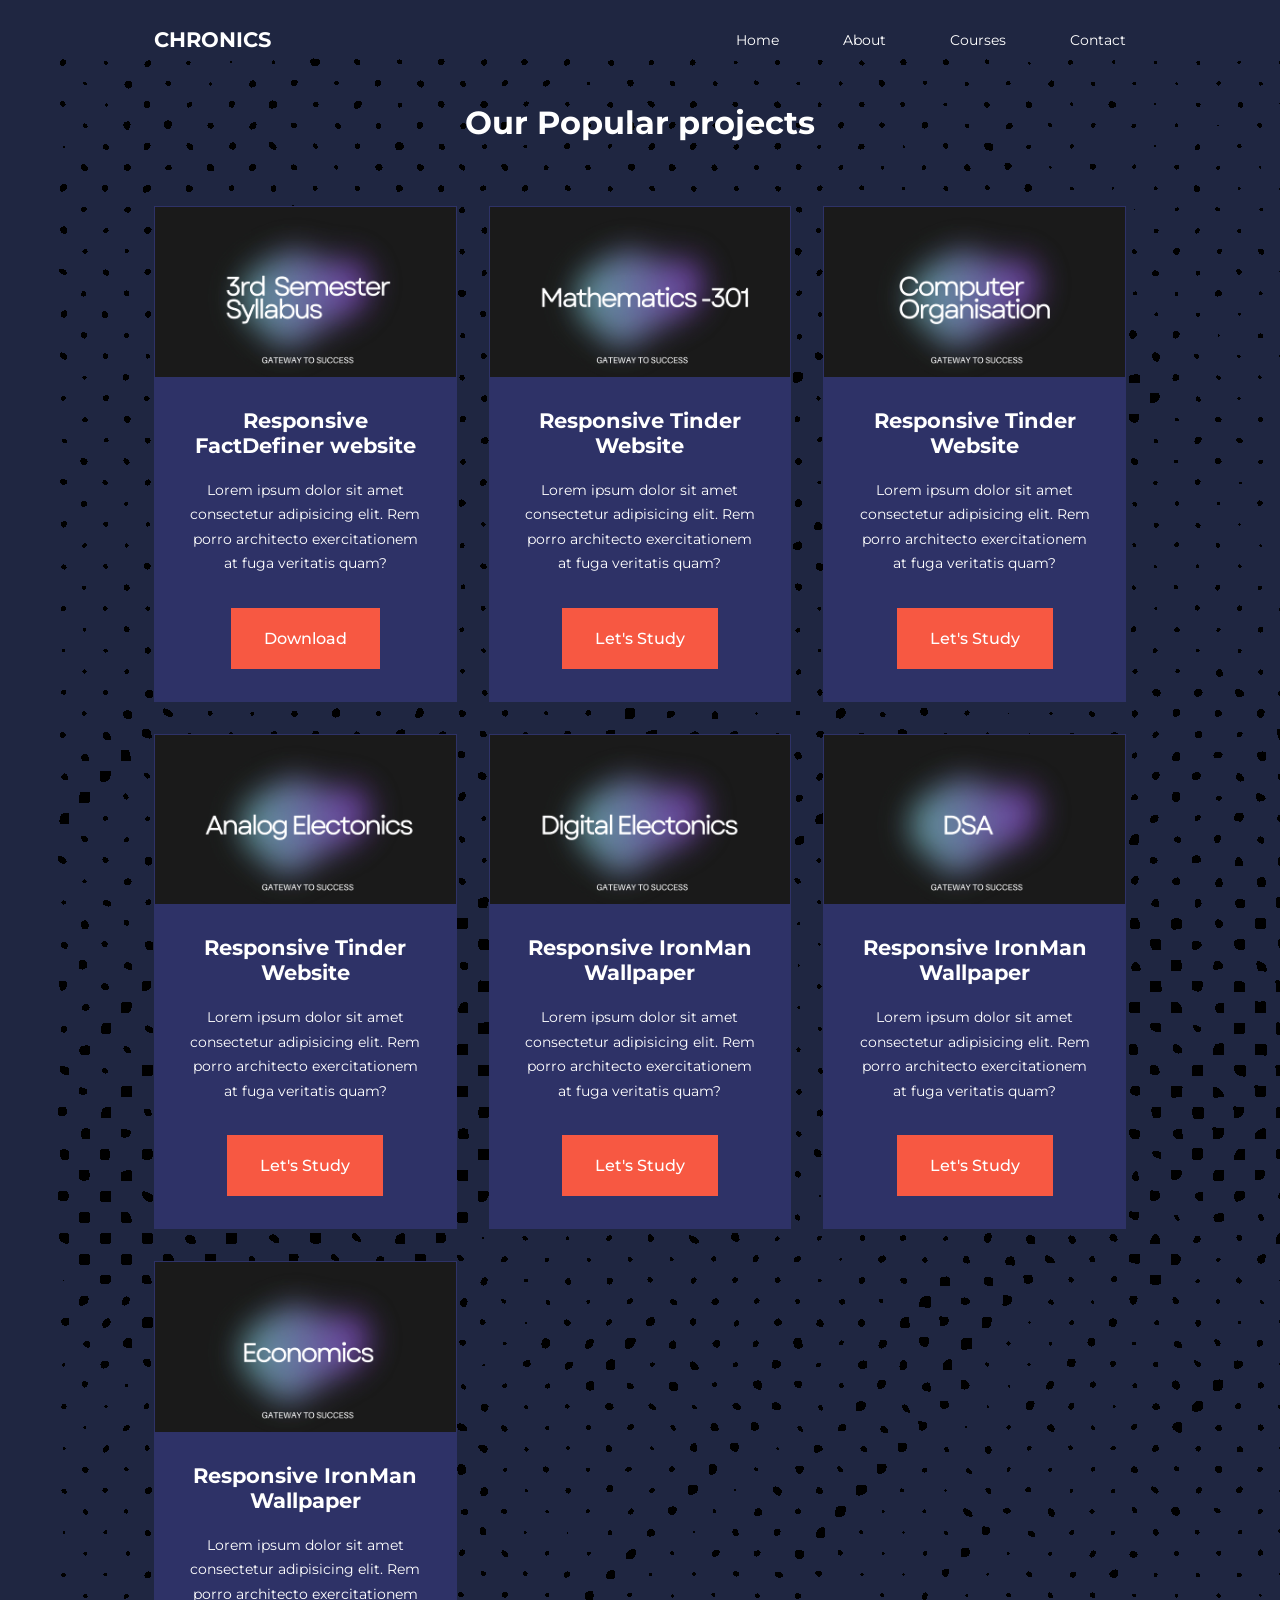
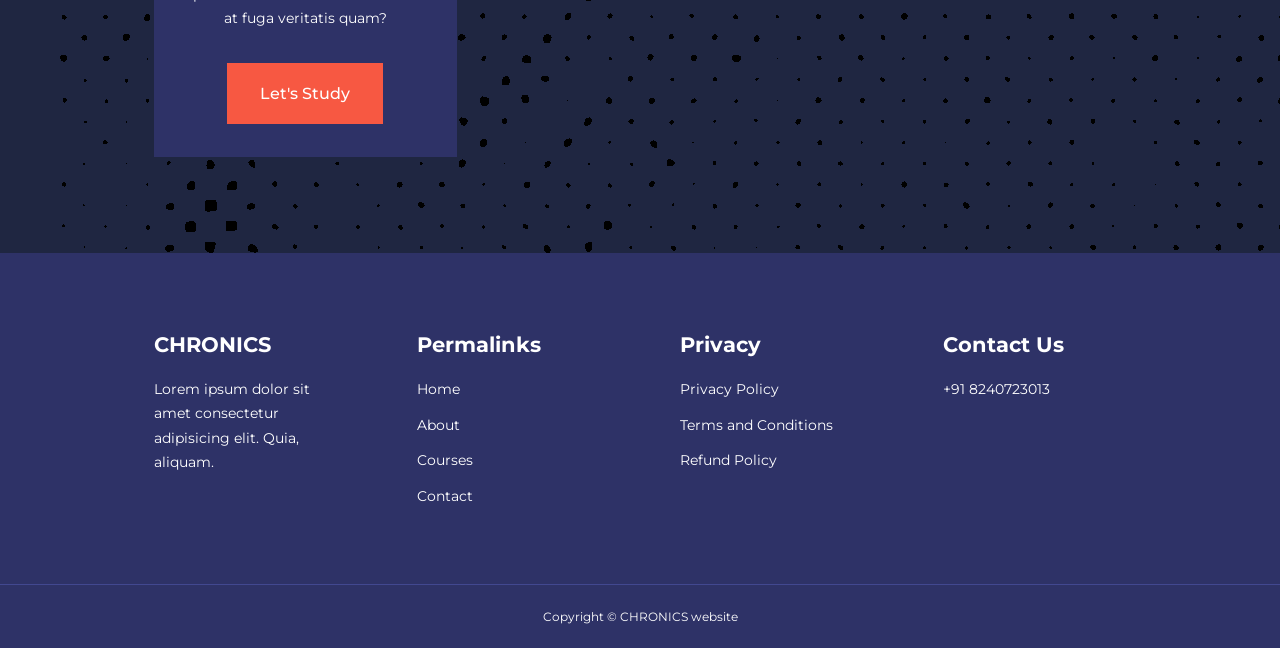
<file: semester3.html>
<!DOCTYPE html>
<html lang="en">
<head>
    <meta charset="UTF-8">
    <meta name="viewport" content="width=device-width, initial-scale=1.0">
    <title>Responsive website</title>
    <link rel="stylesheet" href="./css/style.css">
    <link rel="stylesheet" href="./css/about.css">
    <link rel="stylesheet" href="https://unicons.iconscout.com/release/v4.0.8/css/line.css">

<link rel="preconnect" href="https://fonts.googleapis.com">
<link rel="preconnect" href="https://fonts.gstatic.com" crossorigin>
<link href="https://fonts.googleapis.com/css2?family=Montserrat:wght@300;400;500;600;700;800;900&display=swap" rel="stylesheet" >

<style>
    .courses{
        margin-top: 0.5rem;
    }

    body{
        background-image: url("./image/pngwing.com.png");
    }
</style>



</head>
<body>
    <nav>
        <div class="container nav__container">
            <a href="index.html"><h4>CHRONICS</h4></a>
            <ul class="nav__menu">
                <li><a href="index.html">Home</a></li>
                <li><a href="about.html">About</a></li>
                <li><a href="courses.html">Courses</a></li>
                <li><a href="contact.html">Contact</a></li>

            </ul>
            <button id="open-menu-btn"><i class="uil uil-bars"></i></button>
            <button id="close-menu-btn"><i class="uil uil-multiply"></i></button>
        </div>
    </nav>

<!-- ========================end of navbar-============== -->











<section class="courses">
    <h2>Our Popular projects</h2>
    <div class="container courses__container">
        <article class="course">
            <div class="course__image">
                <img src="image/3rdsem.jpeg" alt="">
            </div>
            <div class="course__info">
                <h4>Responsive FactDefiner website</h4>
            <p>Lorem ipsum dolor sit amet consectetur adipisicing elit. Rem porro architecto exercitationem at fuga veritatis quam?</p>
            <a href="files/sem3.pdf" class="btn btn-primary">Download</a>
            </div>
        </article>

        <article class="course">
            <div class="course__image">
                <img src="image/m3.jpeg" alt="">
            </div>
          <div class="course__info">
            <h4>Responsive Tinder Website</h4>
            <p>Lorem ipsum dolor sit amet consectetur adipisicing elit. Rem porro architecto exercitationem at fuga veritatis quam?</p>
            <a href="https://youtube.com/playlist?list=PLn3Wz38keZOfactXksvsD2LDc8wpVBiaA&si=9FfX4HodaJZVxl42"      target="_blank"       class="btn btn-primary">Let's Study</a>
          </div>
        </article>
        <article class="course">
            <div class="course__image">
                <img src="image/coa.jpeg" alt="">
            </div>
          <div class="course__info">
            <h4>Responsive Tinder Website</h4>
            <p>Lorem ipsum dolor sit amet consectetur adipisicing elit. Rem porro architecto exercitationem at fuga veritatis quam?</p>
            <a href="https://youtube.com/playlist?list=PLBlnK6fEyqRgLLlzdgiTUKULKJPYc0A4q&si=VtM7Q1RF0u3qWLVr"       target="_blank"     class="btn btn-primary">Let's Study</a>
          </div>
        </article>
        <article class="course">
            <div class="course__image">
                <img src="image/ae.jpeg" alt="">
            </div>
          <div class="course__info">
            <h4>Responsive Tinder Website</h4>
            <p>Lorem ipsum dolor sit amet consectetur adipisicing elit. Rem porro architecto exercitationem at fuga veritatis quam?</p>
            <a href="https://youtube.com/playlist?list=PLBlnK6fEyqRiw-GZRqfnlVIBz9dxrqHJS&si=HxhhSgGuA7vgavDe"     target="_blank"        class="btn btn-primary">Let's Study</a>
          </div>
        </article>


        <article class="course">
            <div class="course__image">
                <img src="image/de.jpeg" alt="">
            </div>
            <div class="course__info">
                <h4>Responsive IronMan Wallpaper</h4>
            <p>Lorem ipsum dolor sit amet consectetur adipisicing elit. Rem porro architecto exercitationem at fuga veritatis quam?</p>
            <a href="https://youtube.com/playlist?list=PLBlnK6fEyqRjMH3mWf6kwqiTbT798eAOm&si=jeShIUobLPDPhQZq" class="btn btn-primary">Let's Study</a>
            </div>
        </article>
        <article class="course">
            <div class="course__image">
                <img src="image/dsa.jpeg" alt="">
            </div>
            <div class="course__info">
                <h4>Responsive IronMan Wallpaper</h4>
            <p>Lorem ipsum dolor sit amet consectetur adipisicing elit. Rem porro architecto exercitationem at fuga veritatis quam?</p>
            <a href="https://youtube.com/playlist?list=PLdo5W4Nhv31bbKJzrsKfMpo_grxuLl8LU&si=OfqL2LOU-B4cErRb"      target="_blank"        class="btn btn-primary">Let's Study</a>
            </div>
        </article>
        <article class="course">
            <div class="course__image">
                <img src="image/eco.jpeg" alt="">
            </div>
            <div class="course__info">
                <h4>Responsive IronMan Wallpaper</h4>
            <p>Lorem ipsum dolor sit amet consectetur adipisicing elit. Rem porro architecto exercitationem at fuga veritatis quam?</p>
            <a href="https://youtube.com/playlist?list=PLAggmvP4R7cZxqRyaxyQfjogPrvsbdfXY&si=frVuDn0osBKLQeLP"      target="_blank"       class="btn btn-primary">Let's Study</a>
            </div>
        </article>
        
    </div>
</section>



















<footer >
    <div class="container footer__container">
        <div class="footer__1">
            <a href="index.html" class="footer__logo"><h4>CHRONICS</h4></a>
            <p>Lorem ipsum dolor sit amet consectetur adipisicing elit. Quia, aliquam.</p>
        </div>

        <div class="footer__2">
            <h4>Permalinks</h4>
            <ul class="permalinks">
                <li><a href="index.html">Home</a></li>
                <li><a href="about.html">About</a></li>
                <li><a href="courses.html">Courses</a></li>
                <li><a href="contact.html">Contact</a></li>
            </ul>
        </div>


        <div class="footer__3">
            <h4>Privacy</h4>
            <ul class="privacy">
                <li><a href="#">Privacy Policy</a></li>
                <li><a href="#">Terms and Conditions</a></li>
                <li><a href="#">Refund Policy</a></li>
           
            </ul>
        </div>

        <div class="footer__4">
            <h4>Contact Us</h4>
           <div>
            <p>+91 8240723013</p>
           
           </div>

           <ul class="footer__socials">
            <li>
                <a href="#"><i class="uil uil-facebook-f"></i></a>
            </li>
            <li>
                <a href="#"><i class="uil uil-instagram-alt"></i></a>
            </li>
            <li>
                <a href="#"><i class="uil uil-twitter"></i></a>
            </li>
            <li>
                <a href="#"><i class="uil uil-linkedin-alt"></i></a>
            </li>

           </ul>
        </div>
        
    </div>
    <div class="footer__copyright">
        <small>Copyright &copy; CHRONICS website</small>
    </div>
</footer>




    <script src="./main.js"></script>

    
</body>
</html>
</file>
<file: css/style.css>
@import url('https://fonts.googleapis.com/css2?family=Poppins:wght@100;200;300;400;500;600&display=swap');

*{
    margin: 0;
    padding: 0;
    border: 0;
    outline: 0;
    text-decoration: none;
    list-style: none;
    box-sizing: border-box;
}

:root{
    --color-primary: #6c63ff;
    --color-success: #00bf8e;
    --color-warning: #f7c94b;
    --color-danger: #f75842;
    --color-danger-variant: rgba(247 , 88, 66, 0.4);
    --color-white: #fff;
    --color-light: rgba(255, 255, 255, 0.7);
    --color-black: #000;
    --color-bg: #1f2641;
    --color-bg1: #2e3267;
    --color-bg2: #424890;

    --container-width-lg: 76%;
    --container-width-md: 90%;
    --container-width-sm: 94%;

    --o-transition: all 400ms ease;

   
}

body{
    font-family: 'Montserrat', sans-serif;
    line-height: 1.7;
    color: var(--color-white);
    background: var(--color-bg);
}
html::-webkit-scrollbar{
    width: 0.8rem;
}

html::-webkit-scrollbar-track {
    background: var(--color-bg2);
}
html::-webkit-scrollbar-thumb{
    background: var(--color-primary);
}

.container{
    width: var(--container-width-lg);
    margin: 0 auto;
}

section{
    padding: 6rem 0;;
}

section h2{
    text-align: center;
    margin-bottom: 4rem;
}

h1,
h2,
h3,
h4,
h5{
    line-height: 1.2;
}

h1{
    font-size: 2.4rem;
}

h2{
    font-size: 2rem;
}

h3{
    font-size: 1.6rem;
}

h4{
    font-size: 1.3rem;
}

a{
    color: var(--color-white);

}

img{
    width: 100%;
    display: block;
    object-fit: cover;
}

.btn{
    display: inline-block;
    background: var(--color-white);
    color: var(--color-black);
    padding: 1rem 2rem;
    border: 1px solid transparent;
    font-weight: 500;
    transition: var(--transition);
}

.btn:hover{
    background: transparent;
    color: var(--color-white);
    border-color: var(--color-white);

}

.btn-primary{
    background: var(--color-danger);
    color: var(--color-white);
}

/* ===============navbar=============*/
nav{
    background: transparent;
    width: 100vw;
    height: 5rem;
    position: fixed;
    top: 0;
    z-index: 11;
}

/* //change navbar styles on scroll using java */
.window-scroll{
    background: var(--color-primary);
    box-shadow: 0 1rem 2rem rgba(0,0,0,0.2);

}

.nav__container{
    height: 100%;
    display: flex;
    justify-content: space-between;
    align-items: center;
}

nav button{
    display: none;
}

.nav__menu{
    display: flex;
    align-items: center;
    gap: 4rem;
}

.nav__menu a{
    font-size: 0.9rem;
    transition: var(--transition);

}

.nav__menu a:hover {
    color: var(--color-bg2);
}


/*=============header========*/


header{
    position: relative;
    top: 5rem;
    overflow: hidden;
    height: 70vh;
    margin-bottom: 5rem;
}

.header__container{
    display: grid;
    grid-template-columns: 1fr 1fr;
    align-items: center;
    gap: 5rem;
    height: 100%;
}

.header__left p{
    margin: 1rem 0 2.4rem;
}


.social-icon a{
    display: inline-flex;
    justify-content: center;
    align-items: center;
    width: 2rem;height: 2rem;
    background: transparent;
    border: 0.1rem solid var(--color-primary);
    font-size: 1rem;
    border-radius: 50%;
    color: var(--color-primary);
    margin: 1.5rem 0.7rem 1.5rem 0;
    transition: 0.3s ease;
}

.social-icon a:hover{
    color: black;
    transform: scale(1.3) translateY(-5px);
    background: var(--color-primary);
    box-shadow: 0 0 25px var(--color-primary);
}

/*=============categories========*/

.categories{
    background: var(--color-bg1);
    height: 32rem;
}


.categories h1{
    line-height: 1;
    margin-bottom: 3rem;
}

.categories__container{
    display: grid;
    grid-template-columns: 40% 60%;
    /* gap: 4rem; */
}

.categories__left{
    margin-right: 4rem;
}


.categories__left p{
    margin: 1rem o 3rem;
}

.categories__left .btn{
    margin-top: 2rem;
}
.categories__right{
    display: grid;
    grid-template-columns: repeat(3, 1fr);
    gap: 1.2rem;
}

.category{
    background: var(--color-bg2);
    padding: 2rem;
    border-radius: 2rem;
    transition: var(--transition);
}
.category:hover{
    box-shadow: 0 3rem 3rem rbga(0,0,0,0.3);

}

.category:nth-child(2) .category__icon{
    background-color: var(--color-danger);

}
.category:nth-child(3) .category__icon{
    background-color: var(--color-success);

}
.category:nth-child(4) .category__icon{
    background-color: var(--color-danger);

}
.category:nth-child(5) .category__icon{
    background-color: var(--color-success);

}
.category:nth-child(6) .category__icon{
    background-color: var(--color-danger);

}

.category__icon{
    background: var(--color-primary);
    padding: 0.7rem;
    border-radius: 0.9rem;
}

.category h5{
    margin: 2rem 0 1rem;
    
}

.category p{
    font-size: 0.85rem;
}


/* ===================polular web================ */

.courses{
    margin-top: 10rem;
    
}

.courses__container{
    display: grid;
    grid-template-columns: repeat(3, 1fr);
    gap: 2rem;
}


.course{
    background: var(--color-bg1);
    text-align: center;
    border: 1px solid transparent;
    transition: var(--transition);
}
.course:hover{
    background: transparent;
    border-color: var(--color-primary);
}

.course__info{
    padding: 2rem;
}
.course__info p{
    margin: 1.2rem 0 2rem;
    font-size: 0.9rem;
}

/* ===============faqs=================== */

.faqs{
    background: var(--color-bg1);
    box-shadow: inset 0 0 3rem rgba(0,0,0,0.5);
}
.faqs__container{
    display: grid;
    grid-template-columns: 1fr 1fr;
    gap: 1rem;
}

.faq{
    padding: 2rem;
    display: flex;
    align-items: center;
    gap: 1.4rem;
    height: fit-content;
    background: var(--color-primary);
    cursor: pointer;
}

.faq h4{
    font-size: 1rem;
    line-height: 2.2;
}

.faq__icon{
    align-self: flex-start;
    font-size: 1.2rem;
}

.faq p{
    margin-top: 0.8rem;

    display: none;

}
.faq.open p {
    display: block;
}

/* =========test==========

*/


.testimonials__container{
    overflow-x: hidden;
    position: relative;
    margin-bottom: 5rem;
}

.testimonial{
    padding-top: 2rem;

}

.avatar{
    width: 6rem;
    height: 6rem;
    border-radius: 50%;
    overflow: hidden;
    margin: 0 auto 1rem;
    border: 1rem solid var(--color-bg1);
}

.avatar img{
  margin-top: 1rem;
  
}
.testimonial__info{
    text-align: center;

}

.testimonial__body{
    background: var(--color-primary);
    padding: 2rem;
    margin-top: 3rem;
    position: relative;
    text-align: center;
}

.testimonial__body::before{
    content: "";
    display: block;
    background: linear-gradient(135deg,transparent, var(--color-primary),var(--color-primary), var(--color-primary) );
    width: 3rem;
    height: 3rem;
    position: absolute;
    left: 50%;
    top: -1.5rem;
    transform: rotate(45deg);
}

/* =========footer-============ */

footer{
    background: var(--color-bg1);
    padding-top: 5rem;
    font-size: 0.9rem;

}

.footer__container{
    display: grid;
    grid-template-columns: repeat(4, 1fr);
    gap: 5rem;
}

.footer__container >div h4{
    margin-bottom: 1.2rem;
}


.footer__1 p{
    margin: 0 0 2rem;
}

footer ul li{
    margin-bottom: 0.7rem;
}

footer ul li a:hover{
    text-decoration: underline;
}

.footer__socials{
    display: flex;
    gap: 1rem;
    font-size: 1.2rem;
    margin-top: 2rem;

}

.footer__copyright{
    text-align: center;
    margin-top: 4rem;
    padding: 1.2rem 0;
    border-top:  1px solid var(--color-bg2);
}

/* /*=================Media Queries============tablets */

@media screen and (max-width: 1024px){
   .container {
    width: var(--container-width-md);
   }
  h1{
    font-size: 2.2rem;
  }
   h2{
    font-size: 1.7rem;
   }
   h3{
    font-size: 1.4rem;
   }

   h4{
    font-size: 1.2rem;
   }


/* =========================NAVBAR================ */


nav button{
    display: inline-block;
    background: transparent;
    font-size: 1.8rem;
    color: var(--color-white);
    cursor:pointer;
}

nav button#close-menu-btn{
    display: none; 
}
.nav__menu{
    position: fixed;
    top: 5rem;
    right: 5%;
    height: fit-content;
    width: 18rem;
    flex-direction: column;
    gap: 0;
    display: none;
}

.nav__menu li {
    width: 100%;
    height: 5.8rem;
    animation: animateNavItems 400ms linear forwards;
    transform-origin: top right;
    opacity: 0;
}

.nav__menu li:nth-child(2){
    animation-delay: 200ms;
}
.nav__menu li:nth-child(3){
    animation-delay: 400ms;
}
.nav__menu li:nth-child(4){
    animation-delay: 600ms;
}

@keyframes animateNavItems {
    0%{
       transform: rotateZ(-90deg) rotateX(90deg) scale(0.1);
    }
    100%{
        transform: rotateZ(0) rotateX(0) scale(1);
        opacity: 1;
    }
    
}
.nav__menu li a{
    background: var(--color-primary);
    box-shadow: -4rem 6rem 10rem rgba(0,0,0,0.6);
    width: 100%;
    height: 100%;
    display: grid;
    place-items: center;
}

.nav__menu li a:hover{
    background: var(--color-bg2);
    color: var(--color-white);
}
/*=======================header================*/



header{
    height: 52vh;
    margin: 4rem;
}
.header__container{
    gap:0;
    padding-bottom: 3rem;
}

/*====================categories========*/
.categories{
    height: auto;
}
.categories__container{
    grid-template-columns: 1fr;
    gap: 3rem;
}
.categories__left{
    margin-right: 0;
}

/*===================popular courser*/

.courses{
    margin-top: 0;
}

.courses__container{
    grid-template-columns: 1fr 1fr;
}


/*===============faqs===============*/

.faqs__container{
    grid-template-columns: 1fr;
}

.faq{
    padding: 1.5rem;
}


/*==============footer=================*/
.footer__container{
    grid-template-columns: 1fr 1fr;

}


}


/*======================mediaquires=============*/

@media screen and (max-width: 600px){
    .container{
        width: var(--container-width-sm);
    }

    /*===============NAVBAR=================*/
    .nav__menu{
        right: 3%;

    }

    /*==============header============*/
    header{
        height: 120vh;
    }
    .header__container{
        grid-template-columns: 1fr;
        text-align: center;
        margin-top: 0;
    }
    .header__left p {
     margin-bottom: 1.3rem;
    }

    

     /*==============Categories============*/

     .categories__right{
        grid-template-columns: 1fr 1fr;
        gap: 0.7rem;
     }

     .category{
        padding: 1rem;
        border-radius: 1rem;
     }
     .category__icon{
        margin-top: 4px;
        display: inline-block;
    }
        /*=============POPULAR COURSES==============*/
    .courses__container {
        grid-template-columns: 1fr;
    } 


      /*=============teste==============*/
   .testimonial__body{
    padding: 1.2rem;
   }


         /*=============footer==============*/
         .footer__container{
            grid-template-columns: 1fr;
            text-align: center;
            gap: 2rem;
         }

         .footer__1 p{
            margin: 1rem auto;
         }

         .footer__socials{
            justify-content: centers;
         }

}
</file>
<file: css/about.css>
/*==========ACHIEVEMENTS===========*/

.about__achievements{
    margin-top: 3rem;


}

.about__achievements-container{
    display: grid;
    grid-template-columns: 40% 60%;
    gap: 5rem;
}

.about__achievements-right > p{
    margin: 1.6rem 0 2.5rem;
}

.achievements__cards{
    display: grid;
    grid-template-columns: repeat(3,1fr);
    gap: 1.5rem;
}

.achievements__card {
    background: var(--color-bg1);
    padding: 1.6rem;
    border-radius: 1rem;
    text-align: center;
    transition: var(--transition);

}

.achievements__card:hover{
    background: var(--color-bg2);
    box-shadow: 0 3rem 3rem rgba(0,0,0,0.3);
}

.achievement__icon{
    background: var(--color-danger);
    padding:0.6rem;
    border-radius: 1rem;
    display: inline-block;
    margin-bottom: 2rem;
    font-size: 2rem;

}
.achievements__card:nth-child(2) .achievement__icon{
    background: var(--color-success);
}
.achievements__card:nth-child(3) .achievement__icon{
    background: var(--color-primary);
}

.achievements__card p{
    margin-top: 1rem;
}


/*=============achievements=========*/

.team{
    background: var(--color-bg1);
    box-shadow: inset 0 0 3rem rgba(0,0,0,0.5);

}
.team__container{
    display: grid;
    grid-template-columns: repeat(4, 1fr);
    gap: 2rem;

}

.team__member{
    background: var(--color-bg2);
    padding: 2rem;
    border: 1px solid transparent;
    transition: var(--transition);
    position: relative;
    overflow: hidden;
}

.team__member:hover{
    background: transparent;
    border-color: var(--color-primary);
}

.team__member-image img{
    filter: saturate(0);
}

.team__member:hover img{
    filter: saturate(1);
}

.team__member-info *{
    text-align: center;
    margin-top: 1.4rem;
}

.team__member-info p{
    color: var(--color-light);
}

.team__member-socials{
    position: absolute;
    top: 40%;
    transform: translate(-50%);
    right: -100%;
    display: flex;
    flex-direction: column;
    background: var(--color-primary);
    border-radius: 1rem  0 0 1rem;
    box-shadow: -2rem 0 2rem rgba(0,0,0,0.3);
    transition: var(--transition);


}

.team__member:hover .team__member-socials{
    right: 0;
}

.team__member-socials a{
    padding: 1rem;

}


/*===============media queries==========*/
@media screen and (max-width: 1024px){
   .about__achievements{
    margin-top: 2rem;
   }
   .about__achievements-container{
    grid-template-columns: 1fr;
    gap: 4rem;
   }

   .about__achievements-left{
    width: 80%;
    margin: 0 auto;

   }

   .team__container{
    grid-template-columns: repeat(3,1fr);
    gap: 1.5rem;
   }

   .team__member{
    padding: 1rem;
   }
}

/*===============media queries mobiles==========*/
@media screen and (max-width: 600px){
    .achievements__cards{
        grid-template-columns: 1fr 1fr;
        gap: 0.7rem;
    }

    .team__container{
        grid-template-columns: 1fr 1fr;
        gap: 0.7rem;
    }

    .team__member{
        padding: 0;

    }
    .team__member p{
        margin-bottom: 1.5rem;
        
    }
}
</file>
<file: css/contact.css>
.contact__container{
    background: var(--color-bg1);
    padding: 4rem;
    display: grid;
    grid-template-columns: 40% 60%;
    gap: 4rem;
    height: 30rem;
    margin: 7rem auto;
    border-radius: 1rem;
}

.contact__aside{
    background: var(--color-primary);
    padding: 3rem;
    border-radius: 1rem;
    position: relative;
    bottom: 10rem;
}
.aside__image{
    width: 12rem;
    margin-bottom: 2rem;
   
}
.aside__image>img{
    border-radius: 50%;
}

.contact__aside p{
    font-size: 0.9rem;
    margin-bottom: 2rem;

}

.contact__details li{
  display: flex;
  gap: 1rem;
  align-items: center;
  margin-bottom: 1rem;
}

.contact__socials{
    display: flex;
    gap: 0.8rem;
    margin-top: 3rem;
}

.contact__socials a{
    background: var(--color-bg2);
    padding: 0.5rem;
    border-radius: 50%;
    font-size: 0.9rem;
    transition: var(--transition);
}
.contact__socials a:hover {
    background: transparent;
}



/*==================form==============*/

.contact__form{
    display: flex;
    flex-direction: column;
    gap:1.2rem;
    margin-right: 4rem;
}

.form__name{
    display: flex;
    gap:1.2rem;


}

.contact__form input[type="text"]{
    width: 50%;

}
input, textarea{
    width: 100%;
    padding: 1rem;
    background: var(--color-bg);
    color: var(--color-white);
}

.contact__form .btn{
    width: max-content;
    margin-top: 1rem;
    cursor: pointer;
}



/*================tablet==============*/

@media screen and (max-width: 1024px){
    
    .contact__container{
        gap: 1.5rem;
        margin-top: 3rem;
        height: auto;
        padding: 1.5rem;
    }

    .contact__aside{
        width: auto;
        padding: 1.5rem;
        bottom: 0;

    }

    .contact__form{
        align-self: center;
        margin-right: 1.5rem;
    }
}

/*===============phones==============*/
@media screen and (max-width: 600px){
    .contact__container{
        grid-template-columns: 1fr;
        gap: 3rem;
        margin-top: 0;
        padding: 0;
    }

    .contact__form{
        margin: 0 1.5rem 3rem;
    }

    .form__name{
        flex-direction: column;
    }

    .form__name input(type="text"){
        width: 100%;

    }
}
</file>
